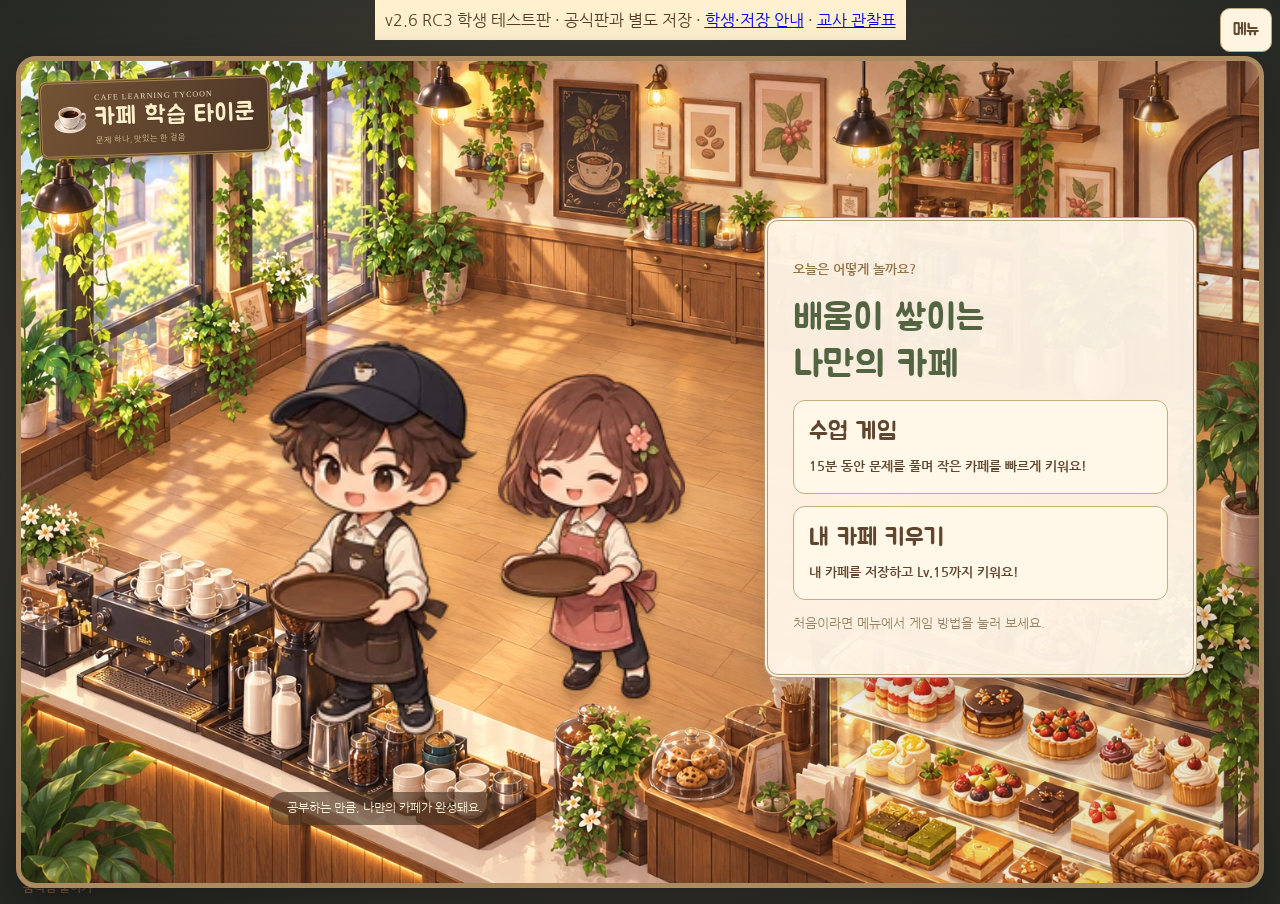
<file: index.html>
<!doctype html><html lang="ko"><head><meta name="cafe-deployment" content="v26-rc3"><meta charset="UTF-8"><meta name="viewport" content="width=device-width,initial-scale=1"><title>카페 학습 타이쿤</title><link rel="stylesheet" href="style.css"><link rel="stylesheet" href="typography.css"><link rel="stylesheet" href="feedback.css"><link rel="stylesheet" href="learning.css"><link rel="stylesheet" href="ux.css"><link rel="stylesheet" href="integrated.css"><link rel="stylesheet" href="events.css"></head><body><aside style="padding:10px;text-align:center;word-break:keep-all;background:#fff0cf">v2.6 RC3 학생 테스트판 · 공식판과 별도 저장 · <a href="STUDENT-GUIDE.html">학생·저장 안내</a> · <a href="TEACHER-CHECKLIST.html">교사 관찰표</a></aside><div id="app"></div><script type="module" src="main.js"></script></body></html>
</file>
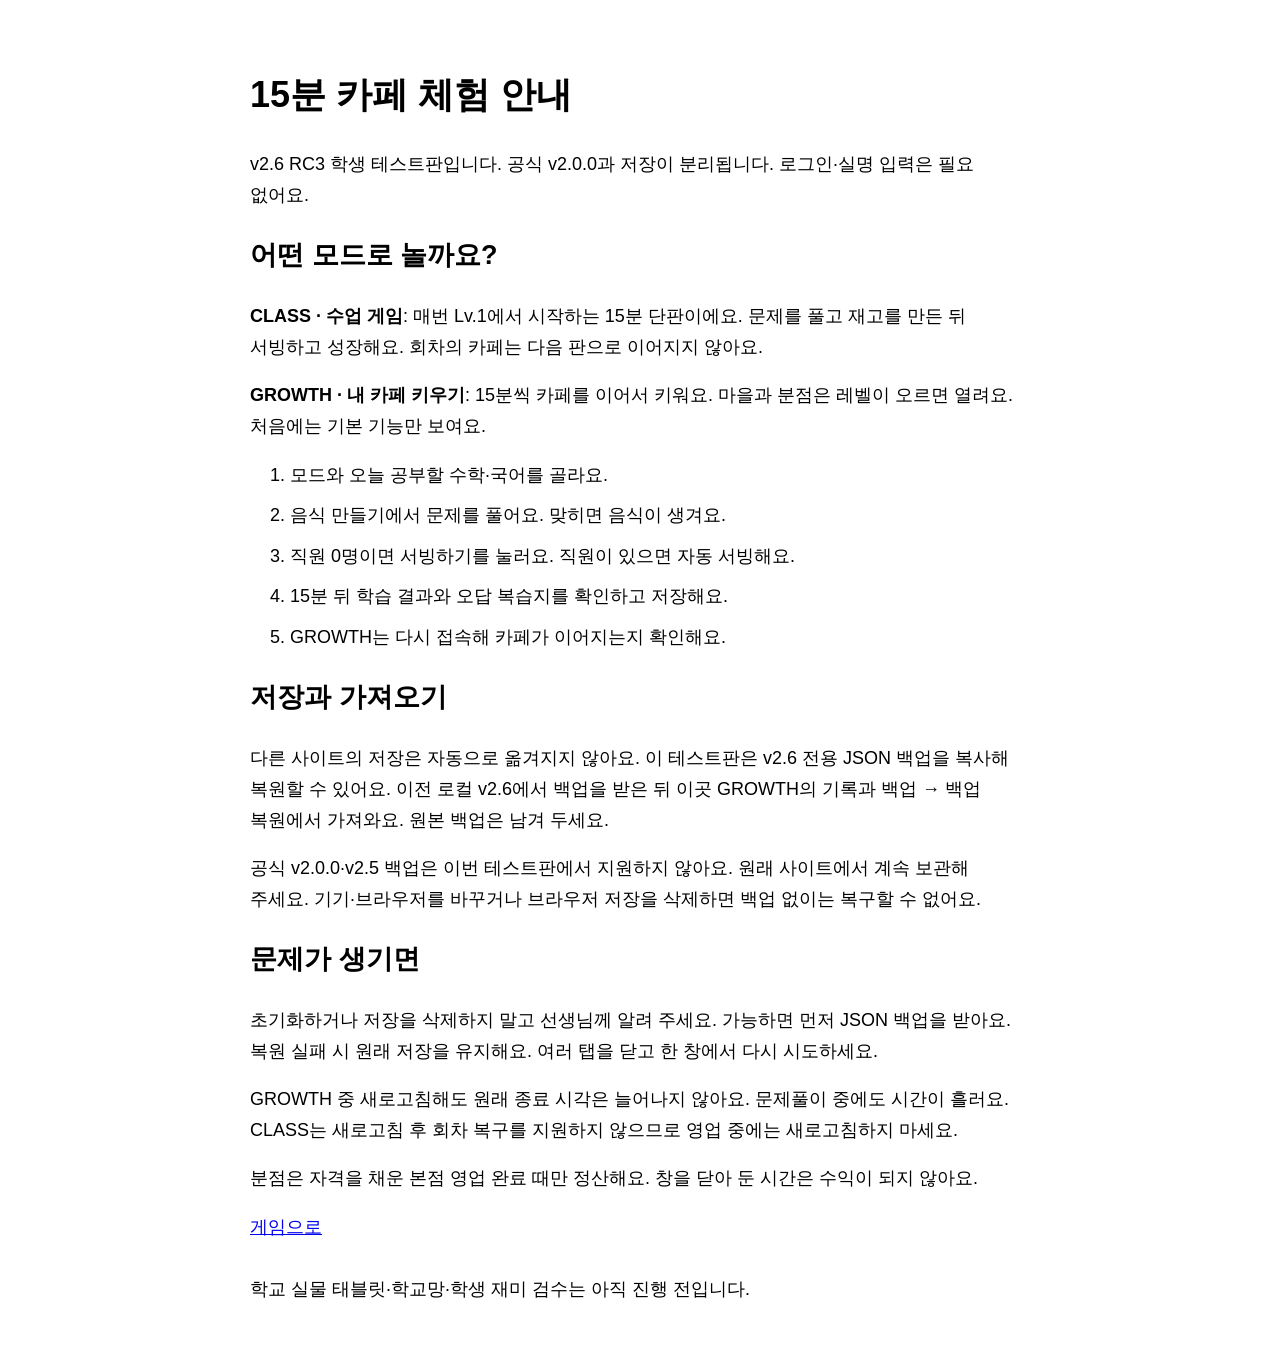
<file: STUDENT-GUIDE.html>
<!doctype html><html lang="ko"><meta charset="utf-8"><meta name="viewport" content="width=device-width,initial-scale=1"><style>body{font:18px/1.7 sans-serif;max-width:780px;margin:24px auto;padding:16px;word-break:keep-all;overflow-wrap:anywhere}a,button{display:inline-block;min-height:44px}li{margin:10px 0}</style><title>v2.6 RC3 학생 안내</title><h1>15분 카페 체험 안내</h1><p>v2.6 RC3 학생 테스트판입니다. 공식 v2.0.0과 저장이 분리됩니다. 로그인·실명 입력은 필요 없어요.</p><h2>어떤 모드로 놀까요?</h2><p><b>CLASS · 수업 게임</b>: 매번 Lv.1에서 시작하는 15분 단판이에요. 문제를 풀고 재고를 만든 뒤 서빙하고 성장해요. 회차의 카페는 다음 판으로 이어지지 않아요.</p><p><b>GROWTH · 내 카페 키우기</b>: 15분씩 카페를 이어서 키워요. 마을과 분점은 레벨이 오르면 열려요. 처음에는 기본 기능만 보여요.</p><ol><li>모드와 오늘 공부할 수학·국어를 골라요.</li><li>음식 만들기에서 문제를 풀어요. 맞히면 음식이 생겨요.</li><li>직원 0명이면 서빙하기를 눌러요. 직원이 있으면 자동 서빙해요.</li><li>15분 뒤 학습 결과와 오답 복습지를 확인하고 저장해요.</li><li>GROWTH는 다시 접속해 카페가 이어지는지 확인해요.</li></ol><h2>저장과 가져오기</h2><p>다른 사이트의 저장은 자동으로 옮겨지지 않아요. 이 테스트판은 v2.6 전용 JSON 백업을 복사해 복원할 수 있어요. 이전 로컬 v2.6에서 백업을 받은 뒤 이곳 GROWTH의 기록과 백업 → 백업 복원에서 가져와요. 원본 백업은 남겨 두세요.</p><p>공식 v2.0.0·v2.5 백업은 이번 테스트판에서 지원하지 않아요. 원래 사이트에서 계속 보관해 주세요. 기기·브라우저를 바꾸거나 브라우저 저장을 삭제하면 백업 없이는 복구할 수 없어요.</p><h2>문제가 생기면</h2><p>초기화하거나 저장을 삭제하지 말고 선생님께 알려 주세요. 가능하면 먼저 JSON 백업을 받아요. 복원 실패 시 원래 저장을 유지해요. 여러 탭을 닫고 한 창에서 다시 시도하세요.</p><p>GROWTH 중 새로고침해도 원래 종료 시각은 늘어나지 않아요. 문제풀이 중에도 시간이 흘러요. CLASS는 새로고침 후 회차 복구를 지원하지 않으므로 영업 중에는 새로고침하지 마세요.</p><p>분점은 자격을 채운 본점 영업 완료 때만 정산해요. 창을 닫아 둔 시간은 수익이 되지 않아요.</p><a href="index.html">게임으로</a><p>학교 실물 태블릿·학교망·학생 재미 검수는 아직 진행 전입니다.</p>
</file>
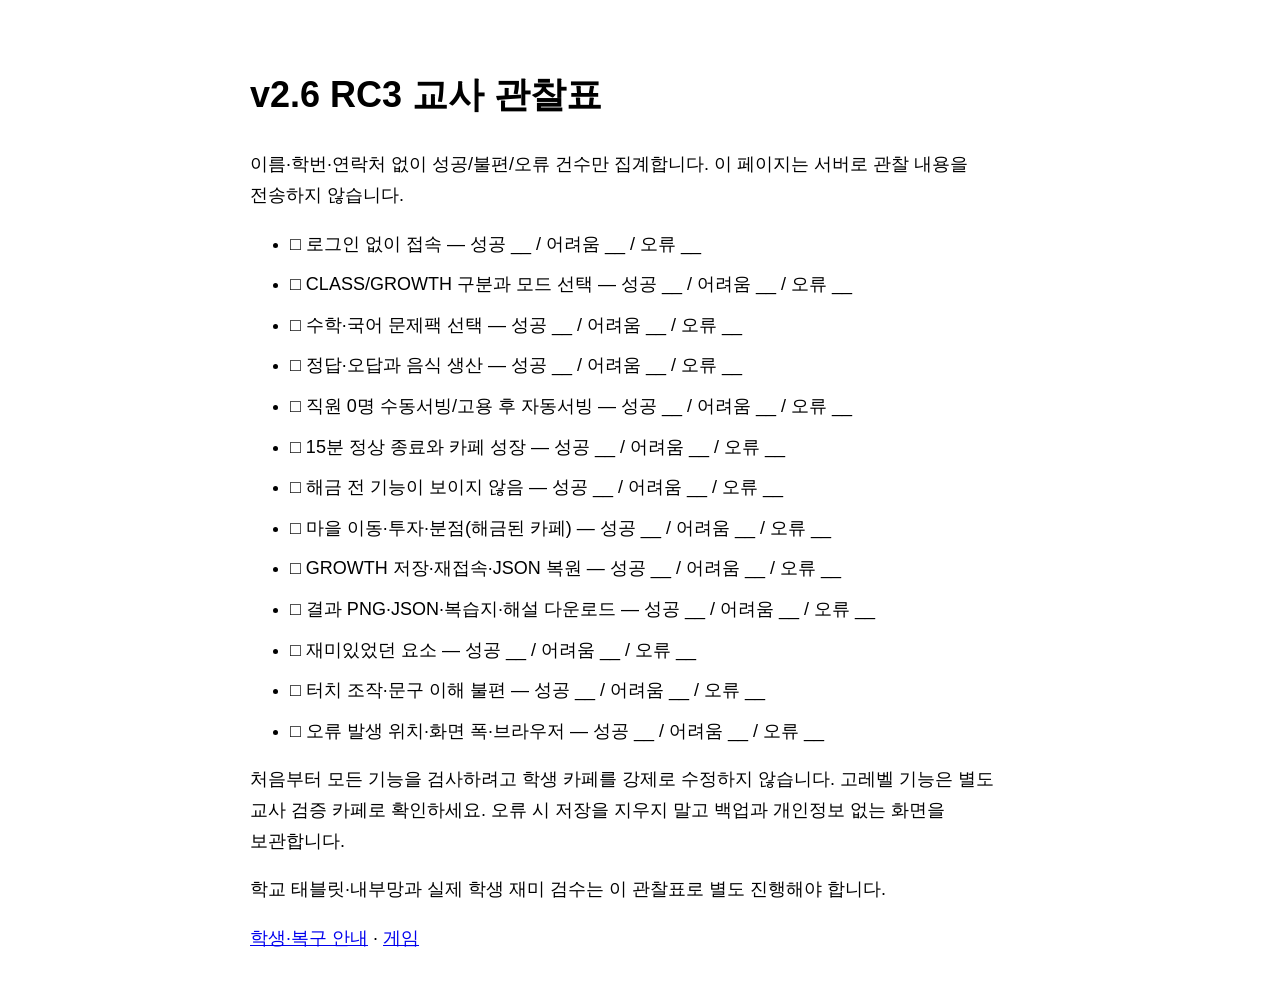
<file: TEACHER-CHECKLIST.html>
<!doctype html><html lang="ko"><meta charset="utf-8"><meta name="viewport" content="width=device-width,initial-scale=1"><style>body{font:18px/1.7 sans-serif;max-width:780px;margin:24px auto;padding:16px;word-break:keep-all;overflow-wrap:anywhere}a,button{display:inline-block;min-height:44px}li{margin:10px 0}</style><title>RC3 교사 관찰표</title><h1>v2.6 RC3 교사 관찰표</h1><p>이름·학번·연락처 없이 성공/불편/오류 건수만 집계합니다. 이 페이지는 서버로 관찰 내용을 전송하지 않습니다.</p><ul><li>□ 로그인 없이 접속 — 성공 __ / 어려움 __ / 오류 __</li><li>□ CLASS/GROWTH 구분과 모드 선택 — 성공 __ / 어려움 __ / 오류 __</li><li>□ 수학·국어 문제팩 선택 — 성공 __ / 어려움 __ / 오류 __</li><li>□ 정답·오답과 음식 생산 — 성공 __ / 어려움 __ / 오류 __</li><li>□ 직원 0명 수동서빙/고용 후 자동서빙 — 성공 __ / 어려움 __ / 오류 __</li><li>□ 15분 정상 종료와 카페 성장 — 성공 __ / 어려움 __ / 오류 __</li><li>□ 해금 전 기능이 보이지 않음 — 성공 __ / 어려움 __ / 오류 __</li><li>□ 마을 이동·투자·분점(해금된 카페) — 성공 __ / 어려움 __ / 오류 __</li><li>□ GROWTH 저장·재접속·JSON 복원 — 성공 __ / 어려움 __ / 오류 __</li><li>□ 결과 PNG·JSON·복습지·해설 다운로드 — 성공 __ / 어려움 __ / 오류 __</li><li>□ 재미있었던 요소 — 성공 __ / 어려움 __ / 오류 __</li><li>□ 터치 조작·문구 이해 불편 — 성공 __ / 어려움 __ / 오류 __</li><li>□ 오류 발생 위치·화면 폭·브라우저 — 성공 __ / 어려움 __ / 오류 __</li></ul><p>처음부터 모든 기능을 검사하려고 학생 카페를 강제로 수정하지 않습니다. 고레벨 기능은 별도 교사 검증 카페로 확인하세요. 오류 시 저장을 지우지 말고 백업과 개인정보 없는 화면을 보관합니다.</p><p>학교 태블릿·내부망과 실제 학생 재미 검수는 이 관찰표로 별도 진행해야 합니다.</p><a href="STUDENT-GUIDE.html">학생·복구 안내</a> · <a href="index.html">게임</a>
</file>
<file: style.css>
:root{font-family:'Malgun Gothic',system-ui,sans-serif;color:#573b27;background:#292722;font-synthesis:none;--cream:#fff5df;--sage:#54774d;--line:#b19462}*{box-sizing:border-box}body{margin:0;background:radial-gradient(ellipse at center,#5b5446,#262824);min-height:100dvh;display:grid;place-items:center}button,input,select{font:inherit}button{cursor:pointer;min-height:42px;border:0;border-radius:8px;padding:10px 16px;font-weight:700;transition:filter .15s,translate .15s}button:hover{filter:brightness(1.06);translate:0 -1px}button:disabled{opacity:.55;cursor:default}button:focus-visible,input:focus-visible,select:focus-visible,summary:focus-visible{outline:3px solid #76a270;outline-offset:3px}[hidden]{display:none!important}.shell{position:relative;width:min(1440px,calc(100vw - 32px),calc((100dvh - 32px)*1.5));margin:16px auto}.brand{position:absolute;left:23px;top:22px;z-index:110;display:flex;align-items:center;gap:9px;padding:12px 16px;border:3px double #a8864e;border-radius:9px;background:linear-gradient(110deg,#735334,#4e3728);color:#fff0cc;box-shadow:0 5px 10px #36271345;transform:rotate(-2deg)}.brand .logo{width:39px}.brand h1{font-size:19px;letter-spacing:-.8px;margin:2px 0;white-space:nowrap}.brand p{font-size:9px;margin:3px 0;color:#e0c998}.brand .eyebrow{font:8px Georgia,serif;letter-spacing:1px;color:#efe0be}.art-sprite{display:inline-block;background-repeat:no-repeat;width:100%;height:auto;vertical-align:middle}.eyebrow{font-size:9px;letter-spacing:1px;color:#947449;font-weight:800}.setup,#playing{aspect-ratio:3/2;overflow:hidden;position:relative;border:5px solid #ad8b60;border-radius:20px;box-shadow:0 20px 55px #0006;background:#cb9f6b url(assets/web/art/room.webp) center/100% 100%}.setup::after{content:'';position:absolute;inset:0;background:linear-gradient(90deg,transparent 45%,#3e2c2420);pointer-events:none}.setup-people{position:absolute;left:20%;bottom:18%;width:36%;display:flex;align-items:flex-end;gap:20px;filter:drop-shadow(0 8px 4px #56391b44);z-index:2}.welcome-owner{width:47%}.welcome-staff{width:42%;margin-bottom:8%}.welcome-card{position:absolute;right:5%;top:19%;width:35%;z-index:3;padding:25px;background:#fff6e8f2;border:4px double #b69b71;box-shadow:0 12px 25px #513a3638;border-radius:14px}.welcome-card h2{font-size:clamp(23px,2.4vw,35px);line-height:1.45;margin:12px 0;color:#526441;letter-spacing:-1px}.welcome-card p{font-size:12px;line-height:1.8}.welcome-note{position:absolute;bottom:7%;left:20%;color:#fff4d9;background:#4835279c;padding:9px 18px;border-radius:30px;font-size:12px;z-index:4}form{display:grid;gap:12px}label{display:grid;gap:6px;font-size:11px;font-weight:700}input,select{border:1px solid #c9b28d;border-radius:7px;min-height:38px;background:#fffcf3;color:#63482d;padding:8px;max-width:100%;width:100%}.custom-time{font-size:10px;color:#8b735c}.custom-time label{margin-top:8px}.primary{background:linear-gradient(#6e925d,#466b45);color:#fff4d4;border:1px solid #35543a;box-shadow:0 3px 0 #304c33}.secondary{background:linear-gradient(#f4e8ce,#e0c8a0);color:#6b4b2b;border:1px solid #c6aa7e}.game-layout,.cafe{position:absolute;inset:0}.cafe{overflow:hidden;background:url(assets/web/art/room.webp) center/100% 100%}.hud{position:absolute;top:20px;right:20px;left:320px;display:flex;justify-content:flex-end;gap:7px;z-index:100}.hud>div{background:linear-gradient(#fff9e8,#f3e4c6);border:2px solid #bd9e71;border-radius:9px;box-shadow:0 3px 6px #44322140;padding:8px 12px;min-width:83px}.hud span{display:block;color:#9b7950;font-size:9px}.hud strong{display:block;font-size:16px;margin-top:2px;color:#62472b}.hud .money-card{min-width:120px}.hud .level-card{min-width:145px}.hud .level-card strong{font-size:11px;line-height:23px}.room-name{position:absolute;left:20px;top:110px;padding:6px 12px;border-radius:20px;background:#fff2d6da;font-size:10px;font-weight:bold;z-index:90}.seats,.workers{position:absolute;inset:0;pointer-events:none}.seat{position:absolute;width:130px;height:150px;transform:translate(-50%,-50%)}.table{position:absolute;bottom:0;left:0;width:130px;z-index:2;filter:drop-shadow(0 4px 2px #6b4a2225)}.table .art-sprite{width:100%}.seat-number{position:absolute;bottom:20%;right:17%;width:16px;height:16px;background:#ffebc5;border:1px solid #a8895e;border-radius:50%;font-size:9px;color:#9b7751;text-align:center;line-height:14px;opacity:.8}.guest{position:absolute;left:7px;bottom:65px;width:60px;z-index:1;filter:drop-shadow(0 3px 1px #63431630)}.bubble{position:absolute;top:-45px;left:20px;transform:translate(-50%,-50%);min-width:61px;max-width:155px;border:2px solid #be9b6c;background:#fff8e8f5;border-radius:12px;padding:5px 8px;text-align:center;z-index:5;box-shadow:0 2px 5px #51371e33}.bubble::after{content:'';position:absolute;bottom:-6px;left:48%;width:8px;height:8px;background:#fff8e8;border-bottom:2px solid #be9b6c;border-right:2px solid #be9b6c;transform:rotate(45deg)}.bubble strong{display:block;font-size:8px;line-height:1.4;white-space:nowrap;color:#816241}.bubble.waiting{border-color:#c59b59}.order-foods{display:flex;justify-content:center;gap:3px;margin-top:3px}.order-foods>span{position:relative;display:flex;align-items:center;gap:1px}.order-foods .food-art{width:25px;height:27px}.order-foods small{font-size:8px;white-space:nowrap}.patience{font-size:7px;color:#b28950;display:block;margin-top:2px}.food-art{position:relative;display:inline-flex;align-items:center;justify-content:center;width:52px;height:50px;vertical-align:middle}.food-art>.art-sprite{width:100%;max-height:100%;height:100%;background-repeat:no-repeat}.food-grade{position:absolute;bottom:-4px;left:50%;transform:translateX(-50%);font-size:7px;letter-spacing:-1px;color:#b68a37;text-shadow:0 1px #fff0ba;white-space:nowrap}.star-5{filter:drop-shadow(0 0 2px #ecc45d)}.worker{position:absolute;width:60px;transform:translate(-50%,-100%);height:116px;filter:drop-shadow(0 4px 2px #5c3a2338)}.worker-art{height:100%;width:100%}.worker b{position:absolute;left:50%;bottom:-14px;transform:translateX(-50%);padding:2px 5px;background:#fff5dfcf;border-radius:7px;font-size:8px;white-space:nowrap;color:#785835}.worker small{position:absolute;left:50%;bottom:-26px;transform:translateX(-50%);font-size:7px;color:#644426;white-space:nowrap;background:#fff0d1a0;border-radius:4px}.worker[data-state=IDLE] b,.worker[data-state=IDLE] small{display:none}.worker em{position:absolute;top:-22px;left:50%;transform:translateX(-50%);font-size:10px;color:#ffffff;font-style:normal;white-space:nowrap;background:#597a4ad9;padding:5px 9px;border:1px solid #ddc37e;border-radius:18px}.worker em:empty{display:none}.worker-tray{position:absolute;left:3%;right:3%;top:62%;display:flex;justify-content:center;align-items:flex-end;z-index:2;gap:0}.worker-tray .food-art{width:22px;height:23px;filter:drop-shadow(0 2px 1px #53341760)}.worker-tray .food-grade{display:none}.walking .worker-art{animation:walk .35s ease-in-out infinite alternate}.guest.eating{animation:eat 1.3s ease-in-out infinite}.guest.leaving{animation:leave 2s ease-in forwards}.guest.entering,.guest.moving_to_seat{animation:arrive 2s ease-out}.pickup-marker{position:absolute;left:74%;top:76%;background:#5f422c;color:#fbe8c2;padding:4px 12px;font:9px Georgia;border:1px solid #ac8b60;transform:rotate(-4deg);z-index:86;box-shadow:0 2px 4px #432b2c40}.counter-foreground{position:absolute;inset:0;background:url(assets/web/art/room.webp) center/100% 100%;clip-path:polygon(0 59%,19% 64%,32% 75%,47% 85%,52% 86%,53% 79%,62% 74%,65% 64%,83% 64%,100% 65%,100% 100%,0 100%);z-index:85;pointer-events:none}.lesson-card{position:absolute;left:20px;bottom:27px;width:230px;padding:13px 15px;background:linear-gradient(#fff7e8,#f3e4c9);border:4px double #aa885c;border-radius:8px;z-index:100;box-shadow:0 5px 12px #3a281d45}.lesson-card h2{font-size:14px;margin:7px 0;color:#624d33}.lesson-card p:not(.eyebrow){font-size:10px;margin:8px 0;color:#907555}.lesson-card .primary{width:100%;font-size:12px;min-height:34px}.pantry{position:absolute;bottom:27px;left:264px;right:98px;height:116px;padding:8px 12px;background:linear-gradient(#fff8e4f0,#edddbcf5);border:4px double #a78554;border-radius:8px;box-shadow:0 5px 12px #33221650;z-index:100}.pantry-head{display:flex;align-items:center;gap:10px;height:18px}.pantry-head h2{font-size:11px;margin:0;white-space:nowrap}.pantry-head span{font-size:8px;color:#94724d}#stock-count{margin-left:auto}#stocks{display:flex;gap:5px;overflow-x:auto;overflow-y:hidden;height:75px;scrollbar-width:thin;scrollbar-color:#b69b72 transparent}.stock{position:relative;display:flex;flex-direction:column;justify-content:center;align-items:center;min-width:79px;width:79px;background:#fff8e585;border-right:1px solid #cfb99480;padding:2px 3px;flex-shrink:0;border-radius:5px}.stock .food-art{width:35px;height:33px}.stock>div{display:contents}.stock b{font-size:8px;max-width:76px;white-space:nowrap;overflow:hidden;text-overflow:ellipsis}.stock .menu-stars{font-size:6px;color:#a88146}.stock strong{font-size:8px;color:#805c3a;margin-top:2px}.stock-dots{display:none}.production{position:absolute;top:-35px;left:50%;transform:translateX(-50%);font-size:11px;white-space:nowrap;color:#fff7e1;background:#4d733de0;border-radius:20px;padding:0 15px;line-height:28px}.production:empty{display:none}.scene-actions{position:absolute;right:16px;bottom:27px;display:grid;gap:9px;z-index:100}.scene-actions button{width:58px;height:62px;padding:6px;color:#5c442c;border:2px solid #af8c5a;background:linear-gradient(#fff4dc,#e5cda2);box-shadow:0 3px 5px #4b342d55;font-size:10px}.nav-symbol{display:block;font-size:23px;line-height:27px;color:#8b6742}#live-stats{position:absolute;left:20px;bottom:6px;font-size:8px;color:#fff4db;text-shadow:0 1px 2px #372315;z-index:100}.problem-panel,.investment-panel{position:fixed;z-index:200;background:linear-gradient(#fff9eb,#f5e8d0);border:4px double #a48251;box-shadow:0 20px 70px #201d1855;border-radius:12px;color:#60472d;padding:20px}.problem-panel{left:24px;bottom:24px;width:330px;max-height:70dvh;overflow:auto}.problem-head{display:flex;align-items:center;justify-content:space-between;gap:10px;border-bottom:1px solid #d4bd99;padding-bottom:10px}.problem-head>span{font-size:11px;color:#9d7950}.problem-head button{background:transparent;color:#977957;padding:4px 8px;min-height:28px;font-size:15px}.problem-panel h2{font-size:20px;line-height:1.6;margin:15px 0}.problem-panel .eyebrow{font-size:10px}.choices{display:grid;grid-template-columns:1fr 1fr;gap:10px}.choices button{background:#ebd9b8;border:1px solid #c9ad7f;color:#684a2b}.hint{font-size:9px;line-height:1.6;color:#9b8264}.feedback{padding:13px;border-radius:8px;font-size:11px;margin:10px 0}.correct{background:#e1e9ce;color:#587546}.incorrect{background:#f4dec4;color:#9b653b}.problem-panel #next{width:100%}.investment-panel{right:22px;top:22px;bottom:22px;width:445px;max-width:calc(100vw - 44px);display:flex;flex-direction:column}.investment-panel h2{font-size:19px;margin:0;color:#587249}.investment-money{font-size:11px;color:#997953}.investment-tabs{display:flex;gap:5px;flex-wrap:wrap}.investment-tabs button{flex:1;font-size:10px;padding:10px 5px;background:#e8d8bb;color:#795b39}.investment-tabs button[aria-selected=true]{background:#638156;color:#fff5da}.investment-message{font-size:10px;color:#8a6c45;min-height:12px}.investment-content{overflow:auto;flex:1;min-height:0;padding:2px 4px}.investment-card{padding:15px;background:#fff9e9;border:1px solid #d4bc98;border-radius:8px;margin-bottom:10px}.investment-card h3{font-size:12px;margin:8px 0}.investment-card p{font-size:10px;line-height:1.8}.investment-card .primary,.investment-card .secondary{width:100%;font-size:10px}.investment-card .food-art{width:64px;height:62px}.menu-investments{display:grid;grid-template-columns:1fr 1fr;gap:10px}.staff-portrait{width:65px;max-height:130px}.afford{padding:8px;border-radius:5px;background:#e7edda;color:#5f7a46}.afford.insufficient{background:#f3e6d0;color:#a47a4d}.locked{opacity:.6}.lock{font-size:12px;color:#9a8261}.unlock-preview{display:flex;gap:8px;flex-wrap:wrap;margin:16px 0}.unlock-preview>span{display:flex;flex-direction:column;align-items:center;font-size:9px;gap:5px;padding:9px;background:#f5e8ce;border-radius:7px;width:95px}.unlock-preview .art-sprite{width:45px;height:45px}.menu-stars{color:#ac8440}.max-label{color:#ad7e31;font-weight:bold}.celebration{position:fixed;left:50%;top:45%;transform:translate(-50%,-50%);z-index:250;width:370px;max-width:90vw;padding:24px;background:#fff3d7;border:5px double #b78e45;border-radius:15px;text-align:center;box-shadow:0 20px 80px #3d291960;pointer-events:none}.celebration button{position:absolute;right:8px;top:8px;pointer-events:auto;background:transparent;min-height:24px;padding:4px}.celebration p{font-size:10px;color:#a58240;letter-spacing:1px}.celebration h2{font-size:22px;color:#5b7a4b}.celebration div{display:flex;justify-content:center;gap:12px}.celebration div>span{font-size:10px;display:flex;flex-direction:column;align-items:center;gap:7px}.celebration .art-sprite{width:54px;height:58px}.results{background:#fff7e7;border:5px double #b69a6d;border-radius:14px;padding:28px;margin-top:125px;min-height:450px;box-shadow:0 20px 50px #1d181855;text-align:center}.results h2{color:#56704b}.result-grid{display:grid;grid-template-columns:repeat(4,1fr);gap:10px;margin:22px 0}.result-grid>div{padding:12px;background:#eee1c8;border-radius:7px;font-size:10px}.result-grid strong{display:block;font-size:18px;margin-top:6px}.analysis{text-align:left;margin:20px 0;padding:12px;border:1px solid #d5bea0;border-radius:7px;font-size:11px}.analysis pre{max-height:240px;overflow:auto;background:#ece0c8;font-size:9px;padding:10px}.fixture-note{position:fixed;top:0;left:0;right:0;background:#30281ddb;color:#eeddb9;text-align:center;font-size:9px;z-index:300;padding:5px}.fixture-note+#app .shell{margin-top:30px}@keyframes walk{from{translate:0 -1px}to{translate:0 1px}}@keyframes eat{50%{rotate:2deg}}@keyframes arrive{from{opacity:0;translate:-20px 20px}to{opacity:1;translate:0 0}}@keyframes leave{to{opacity:0;translate:20px 30px}}@media(max-width:1000px){.shell{width:calc(100vw - 16px);margin:8px auto}.brand{left:12px;top:12px;padding:8px}.brand h1{font-size:14px}.brand .logo{width:28px}.brand p{font-size:7px}.hud{top:12px;right:12px;left:250px;gap:4px}.hud>div{padding:6px 9px;min-width:66px}.hud strong{font-size:13px}.hud .money-card{min-width:99px}.hud .level-card{min-width:126px}.hud .level-card strong{font-size:9px}.lesson-card{left:12px;bottom:23px;width:195px;padding:10px}.lesson-card h2{font-size:12px}.lesson-card p:not(.eyebrow){font-size:9px}.pantry{left:220px;right:85px;bottom:23px;height:103px;padding:6px}.pantry-head span{font-size:7px}#stocks{height:65px}.stock{min-width:66px;width:66px}.stock .food-art{width:29px;height:28px}.stock .menu-stars{font-size:5px}.scene-actions{right:10px;bottom:23px;gap:6px}.scene-actions button{width:51px;height:51px;font-size:9px}.nav-symbol{font-size:19px;line-height:22px}.seat{width:110px;height:126px}.table{width:110px}.guest{width:52px;bottom:55px}.bubble{top:-40px;left:14px;padding:4px 6px}.worker{width:52px;height:98px}.worker-tray .food-art{width:19px;height:20px}.room-name{left:12px;top:94px;font-size:8px}.welcome-card{padding:18px}.setup-people{gap:12px}.welcome-note{font-size:10px}}@media(max-width:700px){.shell{width:calc(100vw - 12px)}.setup,#playing{aspect-ratio:auto;min-height:780px;background-size:auto 100%}.cafe,.counter-foreground{background-size:auto 100%;background-position:45% center}.brand{left:12px;right:auto;top:12px}.brand h1{font-size:16px}.brand .logo{width:31px}.hud{left:12px;right:12px;top:100px;display:grid;grid-template-columns:1fr 1fr 1fr;gap:5px}.hud>div{min-width:0;padding:8px}.hud .money-card{min-width:0}.hud .level-card{grid-column:1/-1;display:flex;justify-content:space-between;align-items:center;padding:4px 9px}.room-name{display:none}.lesson-card{left:12px;right:80px;bottom:145px;width:auto;padding:10px 13px}.lesson-card .eyebrow,.lesson-card p:not(.eyebrow){display:none}.lesson-card h2{font-size:12px;margin:0 0 8px}.pantry{left:12px;right:12px;bottom:28px;height:103px}.scene-actions{right:12px;bottom:145px;gap:6px}.scene-actions button{width:51px;height:46px}.nav-symbol{font-size:16px;line-height:18px}.scene-actions button:nth-child(n+3){display:none}.seat{width:80px;height:98px}.table{width:80px}.guest{width:40px;left:4px;bottom:42px}.bubble{top:-32px;left:7px;min-width:49px;padding:3px 5px;max-width:120px}.bubble strong{font-size:7px}.order-foods .food-art{width:18px;height:20px}.order-foods small{font-size:6px}.worker{width:40px;height:76px}.worker b{font-size:6px}.worker small{display:none}.worker-tray .food-art{width:15px;height:17px}.pickup-marker{font-size:7px;top:70%}.welcome-card{top:auto;bottom:8%;right:6%;width:88%;padding:20px;max-height:50%;overflow:auto}.welcome-card h2{font-size:25px}.setup-people{left:24%;bottom:50%;width:55%}.welcome-note{display:none}.problem-panel{left:10px;right:10px;bottom:10px;width:auto;max-height:64dvh}.investment-panel{inset:10px;width:auto;max-width:none}.result-grid{grid-template-columns:repeat(2,1fr)}.results{padding:18px}.brand+.results{margin-top:110px}}@media(prefers-reduced-motion:reduce){*{animation:none!important;transition:none!important}}

/* Raster actors remain visible above chair backs; food keeps its drawn proportions. */
.art-sprite{overflow:hidden}.guest{bottom:100px}.bubble{top:-80px}@media(max-width:1000px){.guest{bottom:85px}.bubble{top:-70px}}@media(max-width:700px){.guest{bottom:65px}.bubble{top:-55px}}

@media(max-width:700px){#playing:has(.cafe-lv-5),#playing:has(.cafe-lv-6){min-height:1100px}.counter-foreground{display:none}.hud .level-card strong{font-size:10px}}

/* Keep the brand plaque clear of rear-row order bubbles. */
.brand{padding:8px 12px}.brand h1{font-size:17px;line-height:1.3}.brand p{font-size:8px;line-height:1.3;margin:2px 0}.brand .logo{width:32px}.room-name{display:none}@media(max-width:1000px){.brand h1{font-size:14px}.brand .logo{width:28px}}

.nav-symbol svg{display:block;margin:0 auto 3px;width:24px;height:24px}@media(max-width:700px){.nav-symbol svg{width:19px;height:19px;margin-bottom:1px}}

#app{width:100%}@media(max-width:700px){.shell{width:calc(100% - 12px)}.bubble{top:-75px}.lesson-card{position:fixed;bottom:12px;left:12px;right:115px;width:auto;padding:7px;z-index:190}.lesson-card h2{display:none}.lesson-card .primary{min-height:40px;margin:0}.scene-actions{position:fixed;bottom:12px;right:12px;display:flex;z-index:190}.scene-actions button{width:43px;height:55px}}

.cafe,.counter-foreground{background-image:var(--room,url(assets/web/art/room.webp))}

.food-art>.ratio-food{width:var(--food-w);height:var(--food-h)}

/* Visual Polish 1: the cafe is primary; full business details live in the drawer. */
#app.in-session .brand{padding:5px 9px;border-width:1px;box-shadow:0 2px 5px #39281630;transform:none;left:16px;top:16px;gap:6px}
#app.in-session .brand h1{font-size:11px;letter-spacing:-.3px;margin:0}#app.in-session .brand p{display:none}#app.in-session .brand .logo{width:22px}
.hud{left:auto;right:16px;top:16px;gap:0;border:1px solid #b79d71;border-radius:8px;background:#fff5dfe8;box-shadow:0 2px 6px #44291925;overflow:hidden}
.hud>div,.hud .money-card,.hud .level-card{border:0;box-shadow:none;background:transparent;min-width:0;padding:5px 11px;border-radius:0;border-right:1px solid #c5ae8580}.hud>div:last-child{border:0}.hud span{font-size:8px}.hud strong,.hud .level-card strong{font-size:13px;line-height:17px;margin-top:1px;white-space:nowrap}.hud .level-card{min-width:58px}
.lesson-card{left:16px;bottom:17px;width:auto;padding:0;border:0;box-shadow:none;background:transparent;border-radius:0;z-index:120}.lesson-card .primary{min-height:42px;display:flex;align-items:center;gap:7px;width:auto;padding:9px 17px;font-size:12px;box-shadow:0 3px 0 #355139}.lesson-card svg{width:18px;height:18px}.lesson-card .needs-production{outline:2px solid #d5b365;outline-offset:2px}
.pantry{left:50%;right:auto;bottom:17px;transform:translateX(-50%);height:42px;width:fit-content;max-width:300px;padding:4px 10px;display:flex;align-items:center;gap:9px;border:1px solid #bda378;background:#fff6e0dc;box-shadow:0 2px 5px #39251c25;z-index:110}
.pantry-head{height:auto;gap:5px}.pantry-head h2{font-size:8px;white-space:nowrap;font-weight:500}.pantry-head #warehouse-caption{display:none}.pantry-head #stock-count{font-size:8px;margin:0}#stocks{overflow:visible;display:flex;height:30px;gap:6px}.stock{min-width:0;width:auto;padding:0;background:none;border:0;display:flex;flex-direction:row;gap:2px}.stock .food-art{width:24px;height:26px}.stock .food-grade{display:none}.stock strong{font-size:9px;margin:0}
.production{top:auto;bottom:49px;font-size:9px;line-height:21px;padding:0 10px}.scene-actions{right:13px;bottom:78px;gap:6px}.scene-actions button{width:42px;height:45px;font-size:8px;border-width:1px;padding:4px;box-shadow:0 2px 4px #39251c30}.nav-symbol svg{width:19px;height:19px;margin-bottom:2px}#live-stats{display:none}
.guest{width:70px;bottom:111px;background:none;border:0;padding:0;min-height:0;border-radius:0;pointer-events:auto;cursor:pointer;line-height:0}.guest:hover{filter:drop-shadow(0 0 3px #f7df9d);translate:0 0}.guest[aria-pressed=true]{filter:drop-shadow(0 0 4px #edd18d)}
.worker{width:67px;height:128px}.worker b,.worker small{display:none}.worker-tray .food-art{width:25px;height:25px}
.bubble{min-width:0;width:max-content;max-width:106px;padding:4px 4px 3px;border:1px solid #b8a078;border-radius:12px;background:#fff8eae8;box-shadow:0 1px 3px #4e32261e;left:23px;top:-108px;transform:translate(-50%,-50%);pointer-events:none}.bubble::after{width:5px;height:5px;bottom:-4px;border-width:1px;background:#fff8ea}.order-foods{gap:2px;margin:0;align-items:center;min-height:18px}.order-foods>span{position:relative;width:21px;height:18px;display:block}.order-foods .food-art{width:18px;height:18px}.order-foods .food-grade{display:none}.order-foods small{position:absolute;right:-2px;bottom:-1px;line-height:8px;font-size:6px;letter-spacing:-.5px;background:#fff9e6ce;border-radius:3px;padding:0 1px}.patience-meter{display:block;height:2px;margin-top:3px;background:#ddd1b8;border-radius:3px;overflow:hidden}.patience-meter i{height:100%;display:block;background:#83a271;border-radius:3px}.concern .patience-meter i{background:#c89b4e}.urgent .patience-meter i{background:#bc7055}.urgent{border-color:#c48b6e}
.seat:nth-child(3n+2) .bubble{left:38px}.seat:nth-child(3n) .bubble{left:17px}.table-meal{position:absolute;top:38%;left:44%}.table-meal .food-art{width:22px;height:21px}.table-meal .food-grade{display:none}
.guest-detail{position:absolute;left:16px;bottom:72px;width:240px;padding:11px 13px;background:#fff6e8f2;border:1px solid #bca077;border-radius:10px;box-shadow:0 5px 14px #49311d35;z-index:140}.guest-detail>div:first-child{display:flex;align-items:center;justify-content:space-between;gap:10px}.guest-detail strong{font-size:11px}.guest-detail button{min-height:24px;background:none;padding:0 5px;font-size:17px;color:#987e5b}.guest-detail p{font-size:9px;margin:5px 0;color:#9b7751}.detail-order{display:flex;flex-wrap:wrap;gap:8px}.detail-order>span{display:flex;align-items:center;gap:4px}.detail-order .food-art{width:23px;height:24px}.detail-order small{font-size:8px}.detail-order .food-grade{display:none}
@media(max-width:1000px){.hud{left:auto;right:12px;top:12px}.hud>div,.hud .money-card,.hud .level-card{padding:5px 8px;min-width:0}.hud strong,.hud .level-card strong{font-size:12px}.lesson-card{left:12px;bottom:15px;width:auto}.pantry{left:52%;right:auto;bottom:15px;height:40px}.guest{width:61px;bottom:96px}.worker{width:59px;height:110px}.bubble{top:-94px;left:18px;padding:3px 4px}.scene-actions{right:10px;bottom:70px}.scene-actions button{width:39px;height:42px}.worker-tray .food-art{width:22px;height:23px}}
@media(max-width:700px){#app.in-session .brand{left:12px;top:12px}.hud{left:12px;right:12px;top:61px;display:flex;justify-content:space-between}.hud>div,.hud .money-card,.hud .level-card{display:block;padding:5px 9px;min-width:0;grid-column:auto}.hud .level-card strong{font-size:12px}.guest{width:46px;bottom:74px}.worker{width:46px;height:87px}.bubble{top:-88px;left:10px;max-width:103px}.seat:nth-child(2n) .bubble{left:14px}.order-foods .food-art{width:17px;height:17px}.lesson-card{position:fixed;left:12px;right:auto;bottom:12px;z-index:190;width:auto}.lesson-card .primary{min-height:43px;padding:9px 14px}.pantry{left:50%;bottom:78px;height:38px;right:auto;max-width:90%}.scene-actions{position:fixed;right:10px;bottom:12px;display:flex;gap:4px;z-index:190}.scene-actions button,.scene-actions button:nth-child(n+3){display:block;width:36px;height:43px;padding:3px;font-size:7px}.nav-symbol svg{width:17px;height:17px}.guest-detail{position:fixed;left:12px;bottom:70px;max-width:calc(100vw - 24px);z-index:195}.worker-tray .food-art{width:17px;height:18px}}

@media(max-width:700px){.pantry{position:fixed;z-index:185}}

/* Visual Polish 2: image coordinates, independent chairs and shared floor depth. */
.decor,.seats,.workers{position:absolute;inset:0;pointer-events:none;z-index:auto}.decor{display:block}.space-table,.table-front{position:absolute;width:calc(14% * var(--table-scale));transform:translate(-50%,-100%);filter:drop-shadow(0 4px 3px #63482322);line-height:0}.table-front{clip-path:polygon(0 38%,50% 27%,100% 48%,100% 100%,0 100%);filter:none;pointer-events:none}.counter-foreground{z-index:800}.pickup-marker{display:none}
.spatial-guest{position:absolute;width:calc(5.9% * var(--actor-scale));aspect-ratio:1/1.9;transform:translate(-50%,-100%);pointer-events:none}.spatial-guest .guest{position:absolute;inset:0;bottom:auto;left:auto;width:100%;min-height:0;transform:none;filter:drop-shadow(0 2px 2px #573d3030);animation:none;line-height:0}.spatial-guest .guest-art{width:100%;transform-origin:center;transform:scaleX(var(--facing,1))}.spatial-guest[data-facing=left]{--facing:-1}.spatial-guest.seated .guest-art{vertical-align:top}.spatial-guest.walking .guest-art,.worker.walking .worker-art{animation:spatial-step .34s ease-in-out infinite alternate}.spatial-guest .bubble{top:-12px;left:50%;transform:translate(-50%,-100%);max-width:106px}.spatial-guest[data-rear=true] .bubble{left:60%}.spatial-guest[data-rear=false] .bubble{left:34%;top:-7px}.guest-bubble{position:absolute;inset:0;pointer-events:none}.seated-meal{position:absolute;left:48%;top:58%;z-index:4;pointer-events:none}.seated-meal .food-art{width:24px;height:23px}.seated-meal .food-grade{display:none}
.worker{width:5.9%;height:auto;aspect-ratio:1/1.9;animation:none}.worker-art{width:100%;transform:scaleX(var(--facing,1))}.worker[data-facing=left]{--facing:-1}.worker-tray{top:59%;left:4%;right:4%;height:15%;align-items:center;justify-content:center;flex-wrap:nowrap}.worker-tray .food-art{width:30%;height:100%;max-width:25px}.worker b,.worker small{display:none}.worker em{position:absolute;top:-10px;font-size:8px;white-space:nowrap}.worker[data-state=SERVING] .worker-tray{translate:4px -2px}.worker[data-state=PICKING_UP]{filter:drop-shadow(0 0 3px #f3d494)}
@keyframes spatial-step{from{translate:0 0;rotate:-1deg}to{translate:0 -2px;rotate:1deg}}
@media(max-width:700px){#playing,#playing:has(.cafe-lv-5),#playing:has(.cafe-lv-6){min-height:0;aspect-ratio:3/2;overflow:visible;margin-top:104px;margin-bottom:95px}.cafe,.counter-foreground{background-size:100% 100%;background-position:center}.counter-foreground{display:block}#app.in-session .brand{top:-91px}.hud{top:-51px;left:5px;right:5px}.shell{overflow:visible}.worker{width:6.5%;height:auto}.spatial-guest{width:calc(6.5% * var(--actor-scale))}.spatial-guest .bubble{padding:2px 3px;border-radius:8px;max-width:86px;top:-4px}.order-foods>span{width:16px;height:15px}.order-foods .food-art{width:14px;height:14px}.order-foods small{font-size:5px}.patience-meter{margin-top:2px}.seated-meal .food-art{width:14px;height:13px}}
.qa-refill{position:fixed;right:12px;top:28px;z-index:310;font-size:10px;min-height:25px;padding:5px 9px;background:#fff5df}
.cafe{isolation:isolate;z-index:0}.hud,.brand{z-index:110}.scene-actions{z-index:120}
.qa-auto{position:fixed;top:60px;right:12px;background:#fff5df;font-size:9px;padding:6px;border-radius:5px;z-index:310}.qa-audit{position:relative;background:#fff5df;padding:10px;max-width:800px;margin:0 auto;font-size:10px}.qa-audit pre{max-height:250px;overflow:auto}

.qa-auto input{width:13px;height:13px;display:inline;vertical-align:middle;margin:0 4px 0 0}.qa-auto{max-width:170px}.qa-auto:has(input:checked){background:#eef3df}

.spatial-guest[data-bubble-side=right] .bubble{left:90%}.spatial-guest[data-bubble-side=left] .bubble{left:10%}
@media(max-width:700px){.spatial-guest .bubble{max-width:51px;padding:2px;border-radius:6px}.spatial-guest .order-foods{min-height:9px;gap:1px}.spatial-guest .order-foods>span{width:10px;height:10px}.spatial-guest .order-foods .food-art{width:9px;height:9px}.spatial-guest .order-foods small{font-size:4px;line-height:5px;right:0;bottom:0;padding:0}.spatial-guest .patience-meter{height:1px;margin-top:1px}}

.table-meal-token{position:absolute;width:2.6%;height:3.6%;transform:translate(-50%,-50%);pointer-events:none;line-height:0}.table-meal-token .food-art{width:100%;height:100%}.table-meal-token .food-grade{display:none}.seated-meal{display:none}.qa-hide{position:relative;margin:5px auto;z-index:310;font-size:10px;min-height:25px;padding:5px 9px}.qa-tools-hidden .qa-auto,.qa-tools-hidden .qa-refill{display:none}

/* Visual Polish 2.1: full anatomical SIT PNG; no standing-body crop. */
.spatial-guest,.spatial-guest.seated{transform:translate(calc(-1 * var(--anchor-x,50%)),calc(-1 * var(--anchor-y,100%)))}.spatial-guest .guest,.spatial-guest.seated .guest{height:100%;overflow:visible;clip-path:none}.spatial-guest .guest-art{height:100%;width:100%;clip-path:none;vertical-align:top}.spatial-guest .sit-art{transform:none!important;animation:none}.spatial-guest .walk-art{transform:scaleX(var(--facing,1))}.spatial-guest[data-pose=sit] .bubble{top:-12px;left:50%}.table-front{clip-path:polygon(0 38%,50% 27%,100% 48%,100% 55%,48% 69%,0 48%)}.worker[data-state=IDLE]{filter:drop-shadow(0 2px 2px #50372325)}

.spatial-guest{width:calc(5.9% * var(--actor-scale) * var(--pose-size,1))}.qa-pose-refill{position:relative;margin:8px auto;font-size:10px;min-height:27px;padding:6px 10px}.pose-zoom{display:block;overflow:hidden}.pose-zoom #app{width:2200px;transform:translate(-270px,-370px)}.pose-zoom .shell{width:2200px;max-width:none;margin:0}.pose-zoom #playing{width:2200px;height:1466.6667px;aspect-ratio:3/2}.pose-zoom .brand,.pose-zoom .hud,.pose-zoom .lesson-card,.pose-zoom .pantry,.pose-zoom .scene-actions,.pose-zoom .qa-pose-refill{display:none}.pose-zoom .fixture-note{position:fixed;top:0;z-index:9999}
@media(max-width:700px){.spatial-guest{width:calc(6.5% * var(--actor-scale) * var(--pose-size,1))}}
.pose-zoom #app{position:fixed;left:0;top:0;width:2800px;transform:translate(-300px,-500px)}.pose-zoom .shell{width:2800px}.pose-zoom #playing{width:2800px;height:1866.6667px}

.special-badge{position:absolute;left:-7px;top:2px;width:18px;height:18px;display:grid;place-items:center;border-radius:50%;background:#fff4d4;border:1px solid #a77b45;color:#765027;font-size:11px;z-index:3;box-shadow:0 1px 3px #55351b44;pointer-events:none}.vip-arrival .special-badge{animation:vip-spark 1s ease-in-out 3}.vip-arrival:after{content:'★ VIP 방문!';position:absolute;bottom:105%;left:50%;transform:translateX(-50%);background:#fff2c9;color:#70491c;white-space:nowrap;font-size:12px;padding:4px 8px;border-radius:12px;animation:vip-spark 1s ease-in-out 3}.item-card select{display:block;width:100%;margin:8px 0}.item-status{font-size:12px;color:#795638}.investment-tabs{flex-wrap:wrap}@keyframes vip-spark{50%{filter:drop-shadow(0 0 5px #ffd465);opacity:.7}}@media(prefers-reduced-motion:reduce){.vip-arrival .special-badge,.vip-arrival:after{animation:none}}

.item-effects{position:absolute;right:24px;top:72px;font-size:11px;color:#735126;padding:3px 7px;border-radius:8px;background:#fff3d8dd;pointer-events:none;z-index:120}.item-effects:empty{display:none}@media(max-width:700px){.item-effects{top:5px;right:5px;font-size:8px}}

.mode-cards{display:grid;gap:12px}.mode-card{padding:15px;text-align:left;background:#fff7e8;border:1px solid #c7ad83;border-radius:12px;color:#60462e}.mode-card strong{display:block;font-size:20px;margin-bottom:7px}.mode-card span{display:block;font-size:12px;line-height:1.6}.text-button{min-height:30px;padding:7px;background:transparent;color:#785439;font-size:12px}.save-preview{margin:12px 0;padding:10px;border-radius:9px;background:#e9ebd5;font-size:12px}.mode-status{position:absolute;top:65px;left:20px;display:flex;gap:8px;align-items:center;z-index:125;background:#fff6e5dd;border-radius:8px;padding:3px 7px;font-size:10px}.mode-status button{padding:3px 5px;min-height:20px;font-size:9px;background:#eadabe;color:#644b34}.save-ok{color:#55704b}.save-error{color:#995434;font-size:12px}.mode-confirm{position:fixed;inset:0;background:#30271b66;display:grid;place-items:center;z-index:500}.mode-confirm>div{width:min(440px,90vw);background:#fff7e8;border:2px solid #b3946d;border-radius:16px;padding:25px;color:#60462e}.mode-confirm p{line-height:1.6}.mode-confirm button{margin:5px}.welcome-card:has(.mode-cards){max-height:80%;overflow:auto}.welcome-card:has(#class-settings),.welcome-card:has(#continue-growth),.welcome-card:has(#new-growth){max-height:82%;overflow:auto}.welcome-card select{width:100%;margin:7px 0 12px}@media(max-width:700px){.mode-status{top:5px;left:5px;font-size:8px}.welcome-card:has(.mode-cards){bottom:5%;max-height:65%}.mode-card strong{font-size:17px}}

/* v2.6 progressive setup: readable cards, explicit touch targets. */
.progressive-grid{display:grid;grid-template-columns:repeat(auto-fit,minmax(min(100%,210px),1fr));gap:12px;min-width:0}.progressive-grid article{border:1px solid #dbc5a7;border-radius:16px;padding:14px;display:flex;flex-direction:column;gap:8px;min-width:0}.progressive-grid article button{margin-top:auto}.progressive-hub>div{max-width:960px!important;width:100%;box-sizing:border-box}.progressive-hub img{max-width:100%;object-fit:contain}.progressive-hub select{max-width:100%}.progressive-hub button,#progressive-actions button,.welcome-card button{min-height:44px;white-space:normal;word-break:keep-all;overflow-wrap:anywhere}.progressive-hub p,.progressive-hub h3,.welcome-card p{word-break:keep-all;overflow-wrap:anywhere}.progressive-grid [hidden]{display:none!important}

#long-tools button[hidden],.classroom-entry[hidden]{display:none!important}
</file>
<file: typography.css>
@font-face{font-family:'Cafe Display';src:url('assets/fonts/Jua-Regular.woff2') format('woff2');font-style:normal;font-weight:400;font-display:swap}
@font-face{font-family:'Cafe Information';src:url('assets/fonts/NanumGothic-Regular.woff2') format('woff2');font-style:normal;font-weight:400;font-display:swap}
@font-face{font-family:'Cafe Information';src:url('assets/fonts/NanumGothic-Bold.woff2') format('woff2');font-style:normal;font-weight:700;font-display:swap}
:root{--font-information:'Cafe Information','Malgun Gothic','Apple SD Gothic Neo',system-ui,sans-serif;--font-display:'Cafe Display',var(--font-information);font-family:var(--font-information);font-weight:400;font-synthesis:none}
button,input,select{font-family:var(--font-information)}
.brand h1,.welcome-card h2,.mode-card strong,#cafe-name,.results>h2,.results>h3,.investment-card h2,.investment-card h3,#investment-panel .problem-head h2,#celebration h2,#celebration h3,.unlock-preview>span,.primary,.vip-arrival:after{font-family:var(--font-display);font-weight:400;letter-spacing:.02em;line-height:1.35}
.brand h1{font-size:24px;letter-spacing:.035em;line-height:1.2;text-shadow:0 1px 1px #33271966}
#app.in-session .brand h1{font-size:21px}
.welcome-card h2{font-size:clamp(30px,2.8vw,38px);line-height:1.3;letter-spacing:.015em}
.mode-card strong{font-size:24px;margin-bottom:7px}.mode-card span,.welcome-card p{font-family:var(--font-information);font-size:13px;line-height:1.75;letter-spacing:0}
.primary{font-size:20px}#make{font-size:19px;white-space:nowrap;line-height:1.35}
.results>h2{font-size:34px}.results>h3{font-size:24px}.investment-card h2{font-size:24px}.investment-card h3{font-size:18px;line-height:1.45;margin-bottom:8px}
#investment-panel .problem-head h2{font-size:24px}.unlock-preview>span{font-size:17px}#celebration h2{font-size:36px}.vip-arrival:after{font-size:16px}
.hud strong,.money-card,.investment-money,.stock strong,.result-grid strong,.menu-investments .investment-card p,.save-preview{font-family:var(--font-information);font-variant-numeric:tabular-nums;letter-spacing:0}
.hud strong{font-size:15px;font-weight:700;line-height:1.35}.hud span{font-size:10px;line-height:1.35}.result-grid strong{font-weight:700;line-height:1.5}
.investment-card p{font-size:12px;line-height:1.7}.investment-money{font-size:13px;line-height:1.6}
.problem-panel,.problem-panel h2,.problem-panel button,.problem-panel label,.problem-panel input,.problem-panel .feedback strong{font-family:var(--font-information);letter-spacing:0}
.problem-panel h2{font-size:23px;font-weight:700;line-height:1.6;word-break:keep-all;overflow-wrap:break-word;margin:14px 0 18px}
.problem-panel button{font-weight:700;font-size:16px;line-height:1.5}.problem-panel .choices button{font-size:18px;min-height:52px}
.problem-panel .feedback p{font-size:15px;line-height:1.75}.problem-panel .feedback strong{font-size:17px;font-weight:700;line-height:1.6}.problem-panel .eyebrow,.problem-panel .hint{font-size:12px;line-height:1.65;letter-spacing:0}.problem-panel input{font-size:18px;line-height:1.5}
@media(max-width:1000px){.brand h1{font-size:21px}#app.in-session .brand h1{font-size:18px}.hud strong,.hud .level-card strong{font-size:13px}.hud span{font-size:9px}.welcome-card h2{font-size:30px}.mode-card strong{font-size:23px}}
@media(max-width:700px){.brand h1,#app.in-session .brand h1{font-size:19px}.welcome-card h2{font-size:29px}.mode-card strong{font-size:22px}.mode-card span{font-size:12px}.primary{font-size:19px}#make{font-size:17px}.hud strong,.hud .level-card strong{font-size:12px}.hud span{font-size:9px}.problem-panel h2{font-size:21px;line-height:1.6}.problem-panel .choices button{font-size:17px}.investment-card h3{font-size:17px}.results>h2{font-size:30px}}

.primary[data-buy]{font-family:var(--font-information);font-weight:700;font-size:14px;letter-spacing:0;line-height:1.5}
</file>
<file: feedback.css>
button:not(:disabled):active{transform:translateY(2px) scale(.98);filter:brightness(.96)}button:disabled:hover{translate:none;filter:none}.sound-settings{position:fixed;right:10px;top:10px;z-index:180;font-family:var(--font-information);font-size:12px;min-height:32px;padding:7px 11px;background:#fff3d8;color:#694d33;border:1px solid #bea47a}.sound-panel{position:fixed;right:12px;top:52px;width:280px;max-width:calc(100vw - 24px);z-index:450;background:#fff6e6;border:2px solid #ba9d75;border-radius:12px;padding:18px;color:#674b34;box-shadow:0 5px 20px #3f2d2755}.sound-panel h2{font-family:var(--font-display);font-size:24px;font-weight:400;margin:0 0 12px}.sound-panel label{display:flex;align-items:center;gap:8px;margin:12px 0;flex-wrap:wrap;font-size:14px}.sound-panel input[type=checkbox]{width:20px;min-height:20px}.sound-panel input[type=range]{width:100%;min-height:32px;padding:0;accent-color:#6f8d59}.sound-panel #sound-close{position:absolute;right:8px;top:8px;min-height:26px;padding:2px 8px}.feel-float{position:fixed;z-index:440;pointer-events:none;transform:translate(-50%,-100%);font-family:var(--font-information);font-size:15px;font-weight:700;color:#607447;background:#fff5dedf;border-radius:12px;padding:4px 9px;white-space:nowrap;animation:feel-float 1.5s ease-out forwards}.feel-pulse{animation:feel-pulse .6s ease-out}.feel-pop{animation:feel-pop .35s ease-out}.feel-soft{animation:feel-soft .65s ease-out}.feel-correct{animation:feel-correct .65s ease-out}.feel-wrong{animation:feel-wrong .4s ease-out}.feel-sweep{animation:feel-soft .6s ease-out}#celebration{animation:feel-soft .45s ease-out;cursor:pointer}@keyframes feel-float{0%{opacity:0;translate:0 3px}15%{opacity:1}85%{opacity:1}100%{opacity:0;translate:0 -22px}}@keyframes feel-pulse{40%{filter:brightness(1.18);scale:1.025}}@keyframes feel-pop{40%{scale:1.08}}@keyframes feel-soft{40%{filter:brightness(1.1)}}@keyframes feel-correct{35%{box-shadow:0 0 0 3px #b4d39b,0 0 24px #cfe3ac}}@keyframes feel-wrong{30%{translate:-3px}60%{translate:3px}}@media(prefers-reduced-motion:reduce){.feel-float,.feel-pulse,.feel-pop,.feel-soft,.feel-correct,.feel-wrong,.feel-sweep,#celebration{animation:none;scale:none;translate:none}.feel-float{opacity:1}button:not(:disabled):active{transform:none;outline:2px solid #8fa779}}

.answer-outcome{font-family:var(--font-information);font-size:15px;font-weight:700;border-radius:8px;padding:8px;background:#ffffff55}.feedback.incorrect .answer-outcome{border-left:3px solid #aa9271}
</file>
<file: learning.css>
.fraction{display:inline-flex;align-items:center;vertical-align:middle;gap:.2em;white-space:nowrap;margin:0 .1em;font-family:var(--font-information);font-variant-numeric:tabular-nums}.fraction-whole{font-weight:700}.fraction-stack{display:inline-flex;flex-direction:column;align-items:center;line-height:1.2;font-size:.88em;min-width:1.2em;text-align:center}.fraction-stack>span{padding:.08em .2em}.fraction-stack>span:first-child{border-bottom:1.5px solid currentColor;width:100%}.problem-panel .choices button{white-space:normal}.problem-panel h2{line-height:1.9}.feedback p{line-height:1.9}.problem-panel .choices{gap:10px}

.reading-text{font-family:var(--font-information);font-size:17px;line-height:1.95;word-break:keep-all;overflow-wrap:anywhere}.reading-text p{margin:16px 0}.reading-table{width:100%;border-collapse:collapse;font-family:var(--font-information);font-size:16px;margin:16px 0;table-layout:fixed}.reading-table th,.reading-table td{border:1px solid #b9aa93;padding:8px;overflow-wrap:anywhere}.reading-table caption{text-align:left;font-size:15px;font-weight:700}.reading-progress{display:flex;flex-wrap:wrap;gap:8px;align-items:center;font-size:14px;margin:12px 0}.problem-panel{overscroll-behavior:contain}.reading-progress button{min-height:44px}@media(max-width:420px){.problem-panel h2{font-size:20px}.reading-table{font-size:15px}}

#classroom-ui{position:fixed;inset:0;z-index:450;overflow:auto;overscroll-behavior:contain;background:#f7f0df;font-family:var(--font-information);padding:20px}#classroom-ui[hidden],#classroom-status[hidden]{display:none}.classroom-card{max-width:900px;margin:auto}.classroom-card label{display:block;margin:14px 0}.classroom-card input,.classroom-card select{width:100%;font:inherit;min-height:44px}.classroom-check{display:flex!important;gap:12px;align-items:center}.classroom-check input{width:24px}.room-code{font-size:clamp(40px,8vw,72px);font-variant-numeric:tabular-nums;letter-spacing:.1em;margin:12px 0;color:#68482c}.classroom-students{display:grid;grid-template-columns:repeat(auto-fit,minmax(260px,1fr));gap:12px;margin:20px 0}.classroom-students article{background:#fffdf5;border:1px solid #d0bda4;border-radius:12px;padding:16px}.classroom-students span{display:block;font-size:14px}.classroom-students p{font-size:16px;line-height:1.8}.classroom-students small{display:block;font-size:13px}#classroom-error{color:#964028}#classroom-status{position:fixed;z-index:210;bottom:8px;right:8px;background:#fff8e8;border:1px solid #bfa98c;border-radius:8px;font-size:12px;padding:6px;max-width:220px;pointer-events:none}.classroom-entry{display:flex;gap:12px;flex-wrap:wrap;margin:16px 0}@media(max-width:420px){#classroom-ui{padding:16px}.classroom-students{grid-template-columns:1fr}}

.publisher-image{width:100%;overflow:auto;max-height:65vh;overscroll-behavior:contain}.publisher-image img{display:block;width:100%;height:auto;max-width:none}.publisher-material.zoomed img{width:1190px}.publisher-material label{display:block}.publisher-material select{font:inherit;min-height:44px}.publisher-material p{font-size:15px;line-height:1.8}

#publisher-multi label{display:inline-flex;gap:8px;align-items:center;padding:12px;min-height:44px}#publisher-multi input{width:22px;height:22px}

#classroom-status button{pointer-events:auto;min-height:36px;font:inherit;border:1px solid #bfa98c;border-radius:6px;background:#fffdf5;color:#68482c}.personal-return-code{font-size:24px;letter-spacing:.06em;font-variant-numeric:tabular-nums;overflow-wrap:anywhere}

body:has(#problem-panel:not([hidden])) #classroom-status,body:has(#classroom-ui:not([hidden])) #classroom-status{display:none}body[data-classroom-active="true"]:has(#problem-panel:not([hidden])) #session-menu{display:none}#classroom-status button{min-height:44px}
#learning-report{padding:20px 0;text-align:left;font-family:var(--font-information)}#learning-report h3{font-family:var(--font-display);font-size:23px;margin:24px 0 12px}#learning-report p{line-height:1.7;overflow-wrap:anywhere}#learning-report details{margin:12px 0;padding:12px 15px;background:#fffaf0;border:1px solid #d7c4aa;border-radius:12px}#learning-report summary{font-weight:700;cursor:pointer;min-height:30px;line-height:1.6}#learning-report article{border-top:1px solid #decfbc;padding:12px 0}#learning-report code{white-space:pre-wrap;overflow-wrap:anywhere;color:#5a3629}.analytics-grid{display:grid;grid-template-columns:repeat(4,minmax(0,1fr));gap:10px}.analytics-grid>div{padding:12px;background:#f5eddf;border-radius:12px;line-height:1.5}.analytics-grid strong,.analytics-grid small{display:block}.analytics-grid strong{font-size:20px}.analytics-grid small{font-size:12px}.analytics-prompt{white-space:pre-line}.analytics-actions{display:flex;flex-wrap:wrap;gap:10px}.analytics-actions button{min-height:48px}.analytics-note{color:#79432a}@media(max-width:640px){.analytics-grid{grid-template-columns:repeat(2,minmax(0,1fr))}#learning-report{padding:12px 0}#learning-report h3{font-size:22px}.analytics-actions{display:grid;grid-template-columns:1fr}.analytics-grid strong{font-size:19px}}body:has(#results:not([hidden]) #learning-report){display:block}#app.in-session .shell:has(#results:not([hidden]) #learning-report){width:min(980px,calc(100vw - 20px));margin:54px auto 16px}#results:has(#learning-report){margin-top:0!important;max-height:calc(100dvh - 70px);min-height:0;padding:18px;overflow:auto}#results:has(#learning-report)>h2{font-size:28px;margin:8px 0}#results:has(#learning-report)>.eyebrow{margin:0}#results:has(#learning-report)>h2+p{margin:6px 0;font-size:14px}body:has(#results:not([hidden]) #learning-report) #classroom-status{display:none}#learning-report h3{margin:16px 0 8px}#learning-report>p{margin:8px 0}@media(max-width:640px){#results:has(#learning-report){padding:12px}#results:has(#learning-report)>h2{font-size:25px}#learning-report h3{font-size:21px;margin-top:14px}}
.question-diagram{margin:12px 0;padding:8px;background:#fffdf7;border-radius:12px}.question-diagram>img{display:block;width:100%;height:auto;max-height:290px;object-fit:contain}.question-diagram summary{font-size:14px;cursor:pointer}.diagram-scroll{overflow-x:auto;max-width:100%;overscroll-behavior:contain}.diagram-scroll img{width:560px;max-width:none;height:auto}.question-diagram details[open]{margin-top:8px}

#learning-report .review-objective{margin:16px 0;padding:14px;background:#fffaf0;border:1px solid #d7c4aa;border-radius:12px}#learning-report .review-objective h4{font-family:var(--font-display);font-size:22px;margin:0 0 8px}#learning-report .review-question h5{font:700 16px var(--font-information);margin:0 0 10px}#learning-report .review-explanation{padding:12px;background:#eef2e5;border-radius:10px}#learning-report .review-explanation p{margin:6px 0 0}#learning-report .review-answer{color:#35553b}#learning-report .review-choices{padding-left:24px;line-height:1.8;overflow-wrap:anywhere}#learning-report .review-progress{font-size:14px;color:#6b5946}

#learning-report .twin-worksheet{margin-top:20px;padding-top:8px;border-top:2px solid #d7c4aa}#learning-report .twin-worksheet [hidden]{display:none!important}#learning-report .analytics-actions a{display:inline-flex;align-items:center;justify-content:center;min-height:48px;padding:12px 16px;text-align:center;text-decoration:none;border-radius:12px;border:1px solid #baa27b;line-height:1.5}#learning-report .analytics-actions a.primary{color:#fff;background:#607e46}#learning-report .analytics-actions a.secondary{color:#493d31;background:#f4e7ca}
</file>
<file: ux.css>
button,input,select{touch-action:manipulation}button:focus-visible,input:focus-visible,select:focus-visible{outline:3px solid #659053;outline-offset:3px}.sound-settings,.game-help{min-height:44px;min-width:44px}.game-help{position:fixed;right:75px;top:10px;z-index:180;font-size:12px;padding:7px 10px;background:#fff3d8;color:#694d33;border:1px solid #bea47a}.sound-panel #sound-close{min-width:44px;min-height:44px}.sound-panel input[type=range]{min-height:44px}.ux-dialog{position:fixed;inset:0;z-index:600;background:#241b1688;display:grid;place-items:center;padding:16px}.ux-dialog>div{width:min(460px,100%);max-height:90dvh;overflow:auto;background:#fff6e6;border:2px solid #b8996e;border-radius:20px;padding:24px;box-shadow:0 10px 40px #241b1666;color:#634e36}.ux-dialog h2{font-family:var(--font-display);font-weight:400;font-size:29px;margin:8px 0 16px}.ux-dialog p,.ux-dialog li{line-height:1.8}.ux-dialog ol{padding-left:24px}.ux-dialog li{margin-bottom:10px}.ux-dialog button{min-height:44px;margin:6px 4px 0 0}.first-guide{position:fixed;top:105px;left:50%;translate:-50% 0;z-index:300;max-width:440px;width:calc(100vw - 36px);padding:12px 16px;background:#fff5de;border:2px solid #aa9569;border-radius:14px;box-shadow:0 4px 16px #3a2b2940;color:#614f33}.first-guide p{margin:0 0 4px;font-weight:700;font-size:14px;line-height:1.6}.first-guide button{min-height:44px;font-size:12px}.guide-highlight{outline:3px solid #e7c978;outline-offset:3px}.study-content{background:#f1ead6;border-radius:10px;padding:12px;line-height:1.6;margin:12px 0}.study-content strong{display:block;margin-top:4px;font-size:17px}.welcome-card .primary{min-height:52px}.pack-retry{min-height:44px}.mode-status button{min-height:44px;font-size:12px;padding:6px 10px}.result-grid strong{font-size:19px}.results{max-height:calc(100dvh - 135px);overflow:auto}.results .result-cafe{font-family:var(--font-display);font-size:24px;line-height:1.5}.result-grid>div{padding:12px}.asset-unavailable{background-image:none!important;background-color:#f0dec0!important;border:1px solid #ac946c;border-radius:10px;display:inline-grid!important;place-items:center;overflow:hidden;color:#755638}.asset-unavailable:after{content:attr(data-fallback-label);font-size:12px;font-family:var(--font-information)}.investment-tabs{overflow-x:auto;flex-wrap:nowrap}.investment-tabs button{min-height:44px;flex-shrink:0}.investment-panel button,.problem-panel button{min-height:44px;min-width:44px}.investment-card button{width:100%}.afford.insufficient{color:#8a5a42}.scene-actions button{min-height:46px;min-width:46px}#timer{font-variant-numeric:tabular-nums}#timer.ending-time{color:#974e36}#playing .mode-status{gap:5px;flex-wrap:wrap}.sound-panel label{min-height:44px}.mode-confirm button{min-height:44px}.growth-summary{display:grid;grid-template-columns:repeat(2,minmax(0,1fr));gap:8px}.growth-summary>div{padding:10px;background:#f4ead4;border-radius:10px}.growth-summary strong{display:block}@media(max-width:700px){.first-guide{top:12px;left:12px;translate:none;max-width:calc(100vw - 130px);width:auto;font-size:12px}.first-guide p{font-size:12px}.first-guide button{padding:4px 7px}.game-help{right:68px;padding:6px;font-size:11px}.sound-settings{right:8px}.mode-status{left:12px;right:12px;top:65px!important}.scene-actions button:nth-child(n+3){display:flex}.scene-actions{bottom:145px;display:grid;grid-template-columns:repeat(2,46px)}.scene-actions button{width:46px;height:46px;font-size:8px}.nav-symbol{width:16px;height:16px}.lesson-card{right:116px}.welcome-card{max-height:67%;bottom:4%;overflow:auto}.welcome-card h2{font-size:28px}.results{max-height:calc(100dvh - 100px);padding:14px}.brand+.results{margin-top:85px}.result-grid strong{font-size:17px}.investment-tabs button{padding:8px 10px}.ux-dialog>div{padding:18px}.ux-dialog h2{font-size:25px}.first-guide:has(+*){max-width:calc(100vw - 140px)}}@media(max-width:400px){.mode-card strong{font-size:19px}.welcome-card{padding:16px}.welcome-card h2{font-size:25px}.mode-cards{gap:8px}.problem-panel h2{font-size:19px}.mode-status{font-size:10px}.mode-status button{font-size:11px}.growth-summary{grid-template-columns:1fr 1fr}.ux-dialog>div{padding:16px}}
/* v1.1: controls occupy document rows; the cafe is an unobstructed scene. */
#app.in-session .brand{display:none}
#app.in-session .shell{width:min(1120px,calc(100% - 16px));margin:8px auto}
#app.in-session #playing{aspect-ratio:auto;min-height:0;margin:0;overflow:visible;background:#f5ead5;border:1px solid #b99d72;border-radius:14px;padding:8px;box-shadow:0 8px 35px #0003}
.session-tools{display:flex;align-items:center;gap:6px;min-height:44px}
#app:not(.in-session) .session-tools{height:0;min-height:0}
#app:not(.in-session) .session-tools>span{display:none}
#app:not(.in-session) .session-tools .game-help,#app:not(.in-session) .session-tools .sound-settings{position:fixed;z-index:180}
.session-tools>span{flex:1;font-family:var(--font-display);font-size:20px;color:#fff1d6}
.session-tools .game-help,.session-tools .sound-settings{position:static;min-height:44px;font-size:12px;z-index:auto}
#playing .hud{position:static;display:grid;grid-template-columns:repeat(4,minmax(0,1fr));gap:0;margin:4px 0 8px;background:#fff7e7;box-shadow:none}
#playing .hud>div,#playing .hud .money-card,#playing .hud .level-card{display:block;min-width:0;padding:6px 8px}
#playing .hud strong,#playing .hud .level-card strong{font-size:14px;line-height:1.4}
#playing .game-layout{position:relative;inset:auto;display:grid;grid-template-columns:1fr;gap:8px}
#playing .cafe{position:relative;inset:auto;width:100%;aspect-ratio:3/2;order:1;border-radius:10px;background-size:100% 100%}
#playing .room-name{top:8px;left:8px;font-size:11px;padding:3px 8px;display:block}
#playing .lesson-card{position:static;inset:auto;order:3;display:flex;flex-wrap:wrap;align-items:center;gap:8px;padding:0;width:auto}
#playing .lesson-card .primary{flex:1;justify-content:center;min-height:48px;font-size:18px}
#serve{min-height:48px;font-size:15px;flex:1}
#service-status{flex-basis:100%;font-size:11px;text-align:center;color:#765e42}
#playing .pantry{position:relative;inset:auto;transform:none;order:2;display:block;width:100%;max-width:none;height:auto;padding:8px;background:#fff7e6;border:1px solid #d8bf99;box-shadow:none;min-width:0}
#playing .pantry-head{display:flex;gap:5px;margin-bottom:5px}
#playing .pantry-head h2{font-size:12px;font-weight:700}
#playing .pantry-head #warehouse-caption{display:none}
#playing #stock-count{font-size:10px;margin-left:auto}
#playing #stocks{display:flex;overflow-x:auto;overflow-y:hidden;height:84px;gap:6px;scrollbar-width:thin;scroll-snap-type:x proximity}
#playing .stock{width:88px;min-width:88px;display:flex;flex-direction:column;gap:2px;border:1px solid #d1c5a8;background:#faf7e9;border-radius:8px;padding:3px;scroll-snap-align:start}
#playing .stock .food-art{width:32px;height:31px}
#playing .stock b{font-size:11px;max-width:82px;line-height:1.3}
#playing .stock strong{font-size:10px;white-space:nowrap;line-height:1.5}
#playing .stock[data-status="0"]{background:#f2e3d9;border-color:#bf977f}
#playing .stock[data-status="부족"]{background:#fff0c9;border-color:#c4a65c}
#playing .stock[data-status="MAX"]{background:#e2ead6;border-color:#8da17c}
#playing .stock-received{animation:stock-received 1s ease-out}
#playing .production{position:static;transform:none;white-space:normal;text-align:center;font-size:11px;line-height:22px;margin-top:4px}
#playing .scene-actions{position:static;inset:auto;order:4;display:grid;grid-template-columns:repeat(4,minmax(0,1fr));gap:6px}
#playing .scene-actions button,#playing .scene-actions button:nth-child(n+3){display:flex;flex-direction:row;align-items:center;justify-content:center;gap:5px;width:auto;height:auto;min-height:44px;font-size:12px;padding:6px;box-shadow:none}
#playing .nav-symbol{width:18px;height:18px;line-height:18px}
#playing .mode-status{position:static;inset:auto!important;order:6;display:flex;flex-wrap:wrap;gap:6px;background:transparent;padding:0;font-size:11px}
#playing .mode-status #save-status{flex:1}
#playing .mode-status button{min-height:44px;font-size:11px}
#playing #live-stats{position:static;order:7;font-size:10px;color:#80694d;text-shadow:none;text-align:center}
#playing .item-effects{position:static;order:5;font-size:11px}
#playing .item-effects:empty{display:none}
#playing .first-guide{position:static;inset:auto;translate:none;transform:none;width:auto;max-width:none;order:0;padding:6px 10px;box-shadow:none;display:flex;align-items:center;flex-wrap:wrap;gap:4px;border-width:1px}
#playing .first-guide p{flex:1;min-width:180px;font-size:12px;margin:0}
#playing .first-guide button{min-height:44px;padding:6px;font-size:11px}
.production-receipt{display:flex;gap:6px;overflow-x:auto;padding:10px 0;max-width:100%}
.production-receipt>div{min-width:88px;display:flex;flex-direction:column;align-items:center;padding:6px;border:1px solid #a9bd94;border-radius:8px;background:#f9fff0}
.production-receipt .food-art{width:42px;height:42px}.production-receipt b{font-size:11px;white-space:nowrap}.production-receipt strong{color:#486a39}.production-receipt small{font-size:10px}
.food-transfer{position:fixed;z-index:650;pointer-events:none}.food-transfer .food-art{width:40px;height:40px}
#return-cafe{width:100%;min-height:48px}
.problem-panel{width:min(480px,calc(100vw - 24px));max-height:calc(100dvh - 24px);left:12px;bottom:12px;overscroll-behavior:contain}
.investment-panel{width:min(560px,calc(100vw - 24px));max-width:none;padding:12px;top:12px;bottom:12px;right:12px}
.investment-content{overscroll-behavior:contain}.investment-content .menu-investments{grid-template-columns:1fr;gap:6px}
.investment-content .investment-card{margin:0 0 6px;padding:10px}
.investment-content .investment-card h3{font-size:17px;margin:0 0 4px;line-height:1.3}
.investment-content .investment-card p{font-size:12px;line-height:1.5;margin:4px 0}
.investment-content .menu-row{display:grid;grid-template-columns:42px minmax(0,1fr) auto;gap:8px;align-items:center}
.investment-content .menu-row .food-art{width:40px;height:40px}
.investment-content .menu-row h3{font-size:15px}.investment-content .menu-row h3 small{font-size:11px;color:#987037}
.investment-content .menu-row p{font-size:11px}
.investment-content .menu-row button{width:auto;font-size:11px;padding:6px;min-height:44px}
.investment-content .staff-portrait{width:42px;max-height:70px;float:left;margin:0 10px 5px 0}
.investment-content .afford{padding:4px 6px}.investment-message:empty{display:none}
.investment-content .staff-row{display:grid;grid-template-columns:42px minmax(0,1fr) auto;gap:4px 8px;align-items:center}
.investment-content .staff-row .staff-portrait{grid-column:1;grid-row:1 / span 3;float:none;margin:0}
.investment-content .staff-row h3,.investment-content .staff-row p{grid-column:2;margin:0}
.investment-content .staff-row button{grid-column:3;grid-row:1 / span 3;width:auto;max-width:110px;font-size:11px;padding:6px}
.investment-content .staff-row .afford,.investment-content .item-card .afford{display:none}
.investment-content .item-card{display:grid;grid-template-columns:minmax(0,1fr) auto;gap:4px 8px}
.investment-content .item-card h3,.investment-content .item-card p,.investment-content .item-card label{grid-column:1;margin:0}
.investment-content .item-card button{grid-column:2;grid-row:1 / span 3;width:auto;max-width:100px;align-self:center;padding:6px;font-size:11px}
.feel-float{z-index:190}
@media(min-width:701px){#app.in-session .shell{width:min(1120px,calc(100% - 16px),max(600px,calc((100dvh - 450px)*1.5)))}}
.investment-money{margin:6px 0}.investment-panel>.hint{margin:4px 0}
@keyframes stock-received{35%{background:#d3ebac;box-shadow:inset 0 0 0 2px #7c9b56}}
@media(max-width:700px){body:has(#app.in-session){display:block}.session-tools>span{font-size:18px}#app.in-session .shell{width:calc(100% - 12px);margin:6px auto}#playing .hud>div,#playing .hud .money-card,#playing .hud .level-card{padding:5px}#playing .hud strong,#playing .hud .level-card strong{font-size:12px}#playing .cafe{aspect-ratio:3/2}#playing .spatial-guest{width:calc(6.8% * var(--actor-scale) * var(--pose-size,1))}#playing .worker{width:7%}#playing .worker small{display:block;font-size:7px;bottom:-12px}#playing .worker b{bottom:-5px;font-size:7px}.investment-panel{inset:8px;width:auto}.problem-panel{inset:auto 8px 8px;width:auto;max-height:calc(100dvh - 16px);padding:12px}.problem-panel h2{font-size:20px}.problem-panel .feedback{padding:10px}.problem-panel .feedback p{font-size:14px}.guest-detail{bottom:12px}.investment-content .menu-row{gap:6px;grid-template-columns:36px minmax(0,1fr) auto}.investment-content .menu-row .food-art{width:34px;height:36px}.investment-content .menu-row h3{font-size:14px}.investment-content .menu-row button{font-size:10px}}
</file>
<file: integrated.css>
/* Final v1.1 candidate layer: reuse approved bitmap art and both Korean font families. */
body:has(#app.in-session){padding-top:env(safe-area-inset-top);padding-bottom:env(safe-area-inset-bottom)}
.session-tools{color:#614b33}.session-tools>.tools-title{color:#614b33;font-size:18px}
.session-menu{position:relative;z-index:220;margin-left:auto}.session-menu>summary{list-style:none;cursor:pointer;min-width:48px;min-height:44px;padding:10px 12px;background:#fff4df;border:1px solid #bfa779;border-radius:10px;font-family:var(--font-display);font-size:17px}
.session-menu-content{position:absolute;right:0;top:48px;width:180px;padding:8px;background:#fff7e9;border:1px solid #bfa779;border-radius:12px;box-shadow:0 5px 16px #38281833;display:grid;gap:5px}
.session-menu:not([open]) .session-menu-content{display:none}.session-menu-content button,.session-menu-content .game-help,.session-menu-content .sound-settings{position:static!important;inset:auto!important;width:100%;min-height:44px;min-width:44px;font-size:13px;text-align:left;padding:8px;color:#624b32;background:#f2e6ce;border:0;box-shadow:none}
#app:not(.in-session) .session-menu{position:fixed;right:max(8px,env(safe-area-inset-right));top:max(8px,env(safe-area-inset-top));z-index:180}
#playing .mode-status{min-height:16px;gap:4px;margin:0}#playing .mode-status span{font-size:10px}#playing .mode-status #save-status:empty{display:none}#live-stats{display:none}
#playing .cafe,#playing .counter-foreground{background-size:calc(100% * var(--room-zoom,1)) calc(100% * var(--room-zoom,1))}
#playing .hud{margin:0 0 6px}.session-tools{min-height:44px;margin-bottom:2px}#playing .game-layout{gap:6px}
#playing .pantry{padding:6px}#playing #stocks{height:91px}#playing .stock{justify-content:center;align-items:center;padding:3px 4px}#playing .stock b{max-width:none;overflow:visible;text-overflow:clip;white-space:normal;word-break:keep-all;overflow-wrap:normal;font-size:10px;line-height:1.3;text-align:center;min-height:13px}
#playing #stocks[data-menus="3"] .stock{flex:1;width:auto;min-width:0}#playing #stocks[data-menus="3"] .stock b{font-size:11px}
#playing .stock[data-needed="true"]{box-shadow:inset 0 0 0 2px #c39244}#playing .stock[data-needed="true"] b:before{content:'주문 ';font-size:8px;color:#8b6031}
#playing .pantry-head{align-items:baseline;margin-bottom:3px}.pantry-head #stock-count{white-space:normal}
#playing .lesson-card{gap:6px}#playing .lesson-card .primary,#playing #serve{min-height:46px;font-size:17px}#service-status{font-size:10px!important;line-height:1.3;min-height:13px}
.service-hint{width:100%;font-size:11px;line-height:1.5;background:#fff5db;border-left:3px solid #c4a666;border-radius:6px;padding:5px 8px;margin:0}
#playing:has(.service-hint:not([hidden])) #first-guide{display:none}#playing .first-guide{padding:4px 6px;gap:2px}#playing .first-guide p{min-width:0;font-size:11px;line-height:1.45}#playing .first-guide button{min-width:44px;padding:5px;font-size:10px}
.departure-talks{order:2;display:flex;gap:6px;align-items:stretch;pointer-events:none}.departure-bubble{position:relative;flex:1;min-width:0;border:1px solid #cbb78e;background:#fff9eb;border-radius:9px;padding:4px 7px;box-shadow:0 1px 3px #80694b18}
.departure-bubble:before{content:'';position:absolute;top:-4px;left:16px;width:6px;height:6px;background:#fff9eb;border-left:1px solid #cbb78e;border-top:1px solid #cbb78e;rotate:45deg}.departure-bubble b{display:block;font-family:var(--font-display);font-weight:400;font-size:11px;color:#657247}.departure-bubble span{font-family:var(--font-information);font-size:11px;line-height:1.45;word-break:keep-all;overflow-wrap:normal}
.investment-panel h2,.investment-panel h3,.investment-panel p,.result-grid,.growth-summary,.problem-panel{word-break:keep-all;overflow-wrap:normal}.investment-panel h2>small{display:block;font-family:var(--font-information);font-size:12px;font-weight:700}.cafe-upgrade-name{display:block;font-family:var(--font-display);font-size:clamp(20px,5.5vw,26px);line-height:1.35}
.investment-content .menu-row h3{white-space:normal;word-break:keep-all;line-height:1.35}.investment-content .menu-row button{min-width:44px;max-width:110px;word-break:keep-all}.investment-content .afford{font-size:11px;line-height:1.4;margin:3px 0;padding:3px 5px}.afford strong{display:block;font-size:11px;font-weight:700}
.investment-content .staff-row .afford,.investment-content .item-card .afford{display:block;grid-column:1 / -1}.investment-content .staff-row button{grid-row:1 / span 2}.investment-content .staff-row{grid-template-columns:40px minmax(0,1fr) auto}.investment-content .staff-row .staff-portrait{grid-row:1 / span 2}.investment-content .item-card button{grid-row:1 / span 2}
.problem-panel .production-result-title{font-family:var(--font-display);font-size:27px;font-weight:400}.production-summary{font-size:13px!important;color:#547246;font-weight:700}.answer-review{font-family:var(--font-information);font-size:13px;line-height:1.65;margin:5px 0}.answer-review summary{cursor:pointer;min-height:30px;padding:4px 0}.production-receipt{margin:0;padding:7px 0}.production-receipt>div{min-width:84px;max-width:120px}.production-receipt b{white-space:normal;word-break:keep-all;text-align:center}
.hall-unlock{font-size:13px}.celebration h2,#celebration h2{word-break:keep-all}.pickup-marker{font-size:8px!important;bottom:24%!important}
@media(max-width:390px){.investment-content .menu-row{grid-template-columns:34px minmax(0,1fr);gap:4px 8px}.investment-content .menu-row .food-art{grid-row:1 / span 2}.investment-content .menu-row button{grid-column:2;max-width:none;width:100%;min-height:44px;margin-top:3px}.investment-content .menu-row h3{font-size:15px}.investment-content .menu-row p{font-size:11px}.investment-content .staff-row{grid-template-columns:34px minmax(0,1fr)}.investment-content .staff-row button{grid-column:2;grid-row:auto;max-width:none;min-height:44px}.investment-content .staff-row .afford{grid-column:2}.investment-tabs button{font-size:11px;padding:6px 8px}.session-tools>.tools-title{font-size:17px}}
@media(max-width:700px){#app.in-session .shell{margin:3px auto}#app.in-session #playing{padding:6px}.room-name{max-width:75%;word-break:keep-all}.spatial-guest .bubble{min-width:38px;max-width:50px}.spatial-guest .patience-meter{height:3px}.departure-bubble span{font-size:10px}.departure-bubble b{font-size:10px}.results{max-height:calc(100dvh - 65px);line-height:1.6}.result-grid{gap:6px}.result-grid>div{padding:8px}.result-grid strong{font-size:16px}}
@media(prefers-reduced-motion:reduce){.departure-bubble,.stock-received{animation:none!important}}
.lesson-card .service-hint:not([hidden]){display:block}.investment-content .menu-row .afford{font-size:10px;padding:3px 4px}.investment-content .menu-row .afford strong{font-size:10px}
.investment-content .staff-row .staff-portrait{width:100%;max-width:40px;align-self:start}@media(max-width:390px){.investment-content .staff-row .staff-portrait{max-width:34px}}

/* Hospitality stays below the room on small screens. */
.hospitality-note{margin:.2rem 0;color:#74462e;font:500 .92rem/1.5 var(--font-information);text-align:center}.hospitality-badge{font-size:.65rem;white-space:nowrap;background:#fff4cf;color:#715127;border:1px solid #d9b976}.signature-art{object-fit:contain;width:2.3rem;height:2.3rem}.signature-ready{font-family:var(--font-display);color:#745429}.flower-gift{box-shadow:inset 0 0 24px #eec6a780}#special-order{min-height:44px;background:#fff1d6;color:#684b2c;border-color:#d5ae75}

.lesson-card .hospitality-note:not([hidden]){display:block;flex-basis:100%}#special-order{flex-basis:100%;font-family:var(--font-display);font-weight:400}

.spatial-guest .hospitality-badge{left:calc(100% + 2px);top:2px;width:auto;height:auto;padding:2px 4px;min-height:15px;border-radius:5px;font-size:8px;line-height:1.2}

/* Management return controls persist while the live investment body refreshes. */
.investment-panel .investment-header,.investment-panel .investment-footer{flex:0 0 auto}
.investment-panel .investment-header{min-height:50px;padding-bottom:8px}
.investment-panel .investment-header h2{margin:0;font-size:21px}
.investment-panel .investment-header #close-invest{min-width:96px;min-height:44px;padding:8px 10px;font-size:14px;white-space:nowrap;background:#eee0c5;border:1px solid #c3aa7e}
.investment-panel .investment-body{display:flex;flex-direction:column;flex:1 1 auto;min-height:0;overflow:hidden}
.investment-panel .investment-content{flex:1 1 auto;min-height:0;overflow-y:auto;touch-action:pan-y}
.investment-panel .investment-footer{padding-top:8px;border-top:1px solid #d4bd99}
.investment-panel #return-invest{display:block;width:100%;min-height:48px;font-size:18px}
.investment-panel .investment-footer .hint{margin:5px 0 0;font-size:10px;text-align:center}
body:has(#investment-panel:not([hidden])) .first-guide{display:none}
@media(max-width:700px){.investment-panel{top:max(8px,env(safe-area-inset-top));bottom:max(8px,env(safe-area-inset-bottom));padding:10px}.investment-panel .investment-header h2{font-size:20px}.investment-panel .investment-footer{padding-bottom:env(safe-area-inset-bottom)}}

.investment-body>.investment-money,.investment-body>.investment-tabs,.investment-body>.investment-message{flex:0 0 auto}.investment-body>.investment-money{margin:8px 0;font-size:12px;line-height:1.5}.investment-body>.investment-message{margin:6px 0;font-size:11px;line-height:1.4}.investment-body>.investment-content{flex:1 1 0}

#investment-panel{z-index:230}body:has(#investment-panel:not([hidden])) .session-menu{visibility:hidden;pointer-events:none}

/* Today’s café: a separate CLASS_MATCH run, with a calm menu-board presentation. */
#run-status{display:flex;align-items:center;gap:8px;flex-wrap:wrap;margin:8px 0;padding:10px 14px;background:#fff6e4;border:1px solid #d7b88c;border-radius:14px;color:#624327}#run-status[hidden],#run-choices[hidden]{display:none}#run-status>div{flex:1;min-width:160px}#run-status strong{display:block;font-family:var(--font-display);font-size:18px}#run-status span{font-size:11px}#run-status p{width:100%;margin:0;font-size:12px;line-height:1.6}#run-status button{min-height:44px;font-size:13px}
#run-choices{position:fixed;inset:0;z-index:240;background:#30251a88;display:grid;place-items:center;padding:16px}.run-sheet{width:min(780px,100%);max-height:calc(100dvh - 32px);overflow:auto;overscroll-behavior:contain;background:#fff8e9;color:#513924;border:3px solid #d4ad79;border-radius:22px;padding:24px;box-sizing:border-box;box-shadow:0 16px 60px #24190e55}.run-sheet header{display:flex;align-items:center;justify-content:space-between;gap:12px}.run-sheet h2{font-family:var(--font-display);font-size:27px;line-height:1.3;margin:4px 0}.run-sheet p{line-height:1.7}.run-card-grid{display:grid;grid-template-columns:repeat(3,minmax(0,1fr));gap:12px}.run-card{background:#fffdf6;border:2px solid #d0b48a;border-radius:16px;padding:18px;text-align:left;color:#593b24;min-height:190px}.run-card:hover,.run-card:focus-visible{border-color:#67956c;background:#eff7e7}.run-card>span{font-size:11px;color:#866b4e}.run-card strong{display:block;font-family:var(--font-display);font-size:22px;line-height:1.4;margin:10px 0}.run-card p{font-size:14px;margin:8px 0}.run-card b{display:block;color:#3e7047;font-size:13px;margin-top:16px}.run-picked{background:#f0e5cf;border-radius:12px;padding:8px 16px;font-size:13px}.run-sheet #run-later{width:100%;min-height:48px}.run-result{padding:14px;background:#fff6e4;border-radius:14px;margin:16px 0}#run-settings input{width:100%;box-sizing:border-box;min-height:44px;padding:8px;border:1px solid #c6ad87;border-radius:8px;font:inherit}body:has(#run-choices:not([hidden])) .session-menu{visibility:hidden;pointer-events:none}
@media(max-width:700px){#run-status{padding:8px 10px}#run-status strong{font-size:16px}#run-choices{padding:8px}.run-sheet{padding:14px;max-height:calc(100dvh - 16px)}.run-sheet h2{font-size:21px}.run-card-grid{grid-template-columns:1fr;gap:8px}.run-card{min-height:0;padding:12px}.run-card strong{font-size:19px;margin:3px 0}.run-card p{font-size:13px;margin:4px 0}.run-card b{margin-top:6px}.run-sheet header button{min-width:88px;min-height:44px}.run-sheet header{position:sticky;top:-14px;background:#fff8e9;padding:8px 0;z-index:1}}

.run-sheet header>div{min-width:0}.run-sheet header button{flex:0 0 auto;white-space:nowrap;padding:10px 12px}.run-sheet h2{word-break:keep-all}.run-card p{font-weight:400}#run-status>button{white-space:nowrap}

/* v1.7: collectible spaces, separate from the cafe action plane. */
.long-tools{display:flex;flex-wrap:wrap;gap:8px;padding:10px 12px;margin:8px 0;background:#fff7e7;border:1px solid #c3a27a;border-radius:12px}.long-tools button{font-family:var(--font-display);min-height:44px;font-size:15px}.long-tools p{width:100%;margin:0;color:#4b7547;font-size:14px}.long-tools p:empty{display:none}.long-dialog{z-index:270!important;padding:14px}.long-dialog>div{width:min(880px,100%);max-height:88dvh;overflow:auto;overscroll-behavior:contain;padding:24px!important;background:#fff8e8;border:4px double #be9e72;border-radius:20px;box-sizing:border-box}.long-dialog h2{font-family:var(--font-display);font-size:28px}.long-dialog p{line-height:1.75}.collection-head{display:flex;align-items:center;justify-content:space-between;gap:10px;position:sticky;top:-24px;background:#fff8e8;z-index:3;padding:8px 0}.collection-head button{white-space:nowrap;flex-shrink:0}.mission-options{display:grid;grid-template-columns:repeat(3,minmax(0,1fr));gap:12px}.mission-choice{background:linear-gradient(#fffdf5,#f1e6ce);border:2px solid #c5aa83;padding:20px;text-align:left;color:#5a4028;border-radius:16px}.mission-choice:hover{border-color:#638858}.mission-choice strong{display:block;font-family:var(--font-display);font-size:23px;margin:10px 0}.mission-choice>span{font-size:10px;letter-spacing:1px;color:#88704c}.mission-choice p{font-weight:400;font-size:15px}.mission-choice small{display:block;color:#50734b;font-size:13px}.collection-grid,.decor-collection,.album-grid{display:grid;grid-template-columns:repeat(3,minmax(0,1fr));gap:12px}.visitor-card,.decor-collection article,.album-grid article{background:#fffdf7;border:1px solid #d0b791;border-radius:14px;padding:14px;overflow:hidden;text-align:center}.visitor-card>.guest-art{width:80px;max-height:140px;margin:auto}.visitor-card strong,.decor-collection strong,.album-grid strong{display:block;font-family:var(--font-display);font-size:18px}.visitor-card p{font-size:13px}.visitor-card small{font-size:11px}.undiscovered{background:#eee7d9;color:#8e8474}.unknown-visitor{display:block;font-size:64px;height:110px;color:#b6aa93}.decor-collection img{height:80px;width:80px}.decor-collection small{display:block;font-size:12px}.album-grid img{width:100%;border-radius:8px}.long-dialog label{margin:12px 0;font-size:15px}.long-dialog select{font-size:16px}#collected-decor{position:absolute;inset:0;pointer-events:none;z-index:15}#collected-decor img{position:absolute;width:7%;height:auto;transform:translate(-50%,-50%);filter:drop-shadow(0 2px 1px #4b2c2b55)}
@media(max-width:700px){.long-tools{display:grid;grid-template-columns:1fr 1fr;padding:7px;gap:6px}.long-tools button{font-size:14px;padding:8px}.long-tools p{grid-column:1/-1}.long-dialog>div{padding:14px!important;max-height:94dvh}.long-dialog h2{font-size:22px}.mission-options{grid-template-columns:1fr;gap:8px}.mission-choice{padding:14px}.mission-choice strong{font-size:21px;margin:4px 0}.mission-choice p{margin:4px 0}.collection-grid,.decor-collection{grid-template-columns:1fr 1fr;gap:8px}.collection-head{top:-14px}.collection-head button{padding:8px;font-size:13px}.album-grid{grid-template-columns:1fr}.visitor-card{padding:10px}.visitor-card>.guest-art{width:65px}}

.spatial-guest[data-floor=upper] .bubble{top:calc(100% + 4px);left:50%;transform:translate(-50%,0)}.storefront-memory{width:220px;max-height:120px;object-fit:contain;display:block;margin:8px auto}

body:has(#setup:not([hidden])) #long-tools{display:none}

@media(max-width:640px){.spatial-guest[data-floor=upper] .bubble{max-width:48px}.spatial-guest[data-floor=upper] .order-foods{gap:1px}}

.growth-grant{margin:12px 0;padding:14px;border:1px solid #b9c49b;border-radius:14px;background:#f4f8e8}.growth-grant p{line-height:1.6;overflow-wrap:anywhere}

/* v1.7.2A: selected branch architecture and accessible comparison. */
/* Keep comparison text in semantic groups at every width. */
.branch-dialog{word-break:keep-all;overflow-wrap:anywhere}
.branch-dialog>div{box-sizing:border-box;max-width:1120px!important;width:calc(100vw - 24px);max-height:94dvh;overflow:auto;padding:24px!important;min-width:0}
.branch-intro{margin-bottom:18px}.branch-intro h2{margin:0 0 8px;font-size:28px;line-height:1.35}.branch-intro p{margin:4px 0;line-height:1.6}.branch-intro .branch-fairness{color:#75624c;font-size:14px}
.branch-options{display:grid;grid-template-columns:repeat(3,minmax(0,1fr));gap:16px;align-items:stretch}
.branch-card{min-width:0;box-sizing:border-box;padding:14px;background:#fffaf1;border:1px solid #dfcfb9;border-radius:16px;display:flex;flex-direction:column;gap:12px}
.branch-options img{display:block;width:100%;aspect-ratio:3/2;object-fit:cover;border-radius:10px;min-width:0}
.branch-summary{min-width:0}.branch-summary h3{margin:0 0 6px;font-size:22px;line-height:1.3;white-space:nowrap}.branch-summary p{margin:0;font-size:15px;line-height:1.6}
.branch-features{display:flex;flex-wrap:wrap;gap:5px 8px;list-style:none;padding:0;margin:0;font-size:14px;line-height:1.5}.branch-features li{white-space:nowrap;background:#f2e8d5;border-radius:6px;padding:3px 7px}
.branch-future{margin-top:auto}.branch-future>span{display:block;font-size:12px;font-weight:700;color:#79694f;margin-bottom:4px}.branch-future p{margin:0;font-size:14px;line-height:1.6}
.branch-options button{margin:0;min-height:46px;width:100%;white-space:nowrap!important;font-size:17px}.branch-dialog #branch-later{min-height:44px;margin-top:18px}
@media(min-width:700px) and (max-width:1023px){.branch-options{grid-template-columns:repeat(2,minmax(0,1fr))}.branch-card:last-child{grid-column:1/-1;width:calc(50% - 8px);justify-self:center}}
@media(max-width:699px){.branch-dialog>div{padding:14px!important;width:calc(100vw - 16px)}.branch-intro{margin-bottom:12px}.branch-intro h2{font-size:24px}.branch-intro p{font-size:15px}.branch-options{grid-template-columns:minmax(0,1fr);gap:12px}.branch-card{display:grid;grid-template-columns:clamp(80px,25vw,140px) minmax(0,1fr);grid-template-areas:"image summary" "features features" "future future" "button button";gap:10px;padding:12px;align-items:start}.branch-options img{grid-area:image}.branch-summary{grid-area:summary}.branch-summary h3{font-size:21px}.branch-features{grid-area:features}.branch-future{grid-area:future}.branch-options button{grid-area:button}.branch-future>span{display:inline;margin-right:6px}.branch-future p{display:inline}.branch-future{font-size:14px;line-height:1.6}}
.branch-confirm-image{width:min(100%,640px);border-radius:14px}.branch-dialog button{white-space:normal}.cafe[data-branch]:not([data-branch=""]){--room-zoom:1!important}.cafe[data-branch]:not([data-branch=""]) .counter-foreground{display:none}.cafe[data-branch="dessert"] .space-table::after,.cafe[data-branch="dessert"] .table-front::after{content:"";position:absolute;left:25%;top:31%;width:56%;height:19%;border-radius:50%;background:linear-gradient(150deg,#fffdf5,#efdddc);border:1px solid #d5b885;transform:rotate(-10deg);pointer-events:none;box-shadow:0 2px 1px #ac8a7640}.cafe[data-branch="bakery"] .space-table::after{content:"";position:absolute;left:46%;top:27%;width:16%;height:13%;border-radius:50%;background:repeating-linear-gradient(70deg,#9d5c23 0 2px,#d5a258 2px 4px);border:1px solid #7e5b37;pointer-events:none}


.branch-viewport{order:0;overflow-x:auto;max-width:100%;border-radius:12px;overscroll-behavior-x:contain}.branch-viewport>.cafe{width:100%}#branch-zoom{display:none}@media(max-width:700px){#branch-zoom{display:block}.branch-viewport.enlarged>.cafe{width:560px!important;max-width:none!important;aspect-ratio:3/2!important;height:auto!important}}

@media(max-width:699px){.branch-features{gap:5px 6px}.branch-features li{padding:3px 4px}}
/* v1.7.2B recruitment: readable Korean and stable card actions */
.crew-dialog>div{width:min(1120px,96vw);max-height:92dvh;overflow:auto;padding:24px;box-sizing:border-box;word-break:keep-all;overflow-wrap:anywhere}.crew-header{display:flex;align-items:center;justify-content:space-between;gap:16px;position:sticky;top:-24px;background:#fff7e9;z-index:3;padding:12px 0}.crew-header h2{margin:0}.candidate-grid,.crew-grid{display:grid;grid-template-columns:repeat(3,minmax(0,1fr));gap:16px;margin:16px 0}.crew-card{min-width:0;display:flex;flex-direction:column;gap:10px;padding:18px;background:#fffaf1;border:2px solid #e0c6a5;border-radius:20px;word-break:keep-all;overflow-wrap:anywhere}.crew-card h3,.crew-card p{margin:0;line-height:1.55}.crew-card strong{color:#7c4832}.crew-card button{min-height:46px;width:100%;margin-top:auto;white-space:normal;word-break:keep-all}.crew-card button+button{margin-top:0}.crew-portrait{display:block;width:120px;height:120px;object-fit:contain;align-self:center}.crew-card .sprite{align-self:center}.crew-confirm{padding:18px;background:#fff0cd;border:2px solid #bc7d42;border-radius:16px;margin:16px 0}.crew-confirm button{min-height:46px;margin:6px}.crew-message{min-height:1.5em}.staff-ability{position:absolute;bottom:100%;left:50%;transform:translateX(-50%);width:max-content;max-width:140px;border-radius:12px;background:#fff3bb;border:2px solid #c68e45;padding:5px 8px;color:#5c361c;font-size:12px;line-height:1.4;z-index:9;word-break:keep-all;pointer-events:none}.staff-ability[hidden]{display:none}.worker-art.actual-worker-pose{background-repeat:no-repeat}
@media(max-width:1023px) and (min-width:700px){.candidate-grid,.crew-grid{grid-template-columns:repeat(2,minmax(0,1fr))}}
@media(max-width:699px){.crew-dialog>div{padding:14px;max-height:94dvh;width:96vw}.crew-header{top:-14px;gap:8px}.crew-header h2{font-size:21px}.crew-header button{min-height:44px;max-width:116px}.candidate-grid,.crew-grid{grid-template-columns:1fr;gap:12px}.crew-card{display:grid;grid-template-columns:82px minmax(0,1fr);gap:8px 12px;padding:14px}.crew-card .crew-portrait,.crew-card>.sprite{grid-column:1;grid-row:1/5;width:82px;height:82px;align-self:start}.crew-card h3,.crew-card span,.crew-card strong,.crew-card p{grid-column:2}.crew-card b,.crew-card button{grid-column:1/-1}.crew-card h3{font-size:19px}.crew-card p{font-size:14px}.crew-confirm button{width:100%;margin:5px 0}}

.stock.staff-radar{outline:3px solid #6caa72;box-shadow:0 0 0 5px #e0f2c9}.stock.staff-radar:after{content:"준이의 재고 알림";display:block;font-size:11px;color:#356243}

.legacy-portrait{display:flex;justify-content:center;align-items:center}.legacy-portrait>.crew-portrait-art{display:block;height:100%;width:auto;flex:0 0 auto}.investment-tabs button{word-break:keep-all;overflow-wrap:normal;white-space:normal}

.crew-progress{display:block;line-height:1.55;color:#6c5a43;grid-column:1/-1}

.space-table,.table-front{transform:translate(-50%,-100%) scaleX(var(--table-flip,1))}
/* Grid editor: board and runtime use the same full-room percentage coordinates. */
.layout-dialog{z-index:310!important;padding:12px;box-sizing:border-box}.layout-shell{width:min(1150px,100%);max-height:94dvh;overflow:auto;overscroll-behavior:contain;background:#fff9ed;border:2px solid #b89768;border-radius:20px;padding:20px!important;box-sizing:border-box;color:#513b29;word-break:keep-all;overflow-wrap:anywhere}.layout-heading{display:flex;justify-content:space-between;align-items:center;gap:12px}.layout-heading h2{margin:0;font-family:var(--font-display);font-size:30px}.layout-heading .eyebrow{margin:0 0 5px}.layout-dialog button{min-height:44px;min-width:44px;white-space:normal;word-break:keep-all;overflow-wrap:anywhere;font-size:15px;padding:8px 12px}.layout-intro{font-size:15px;line-height:1.7}.layout-workspace{display:grid;grid-template-columns:minmax(0,1fr) 235px;gap:18px}.layout-canvas-wrap{min-width:0}.layout-board{position:relative;aspect-ratio:3/2;background-size:100% 100%;border:3px solid #38774b;border-radius:12px;overflow:hidden;isolation:isolate;touch-action:pan-y;cursor:crosshair;box-sizing:border-box}.layout-board.invalid{border-color:#b82424}.layout-board::after{content:'';position:absolute;inset:0;background-image:linear-gradient(90deg,#fff6 1px,transparent 1px),linear-gradient(#fff6 1px,transparent 1px);background-size:2% 2%;pointer-events:none;z-index:6}.layout-object{position:absolute;display:block;z-index:4;line-height:0;cursor:grab;filter:drop-shadow(0 2px 2px #42321866);user-select:none;-webkit-user-drag:none;touch-action:pan-y}.layout-object .art-sprite{width:100%;display:block}.layout-object.selected{filter:drop-shadow(2px 0 #0469c5) drop-shadow(-2px 0 #0469c5) drop-shadow(0 2px #0469c5) drop-shadow(0 -2px #0469c5)}.layout-fixed{position:absolute;z-index:2;background:repeating-linear-gradient(135deg,#bb673547 0 3px,#fff5 3px 6px);border:1px solid #854d2c77;box-sizing:border-box;font-size:10px;text-align:center;pointer-events:none}.layout-routes{position:absolute;inset:0;width:100%;height:100%;pointer-events:none;z-index:7}.layout-error-dot{position:absolute;transform:translate(-50%,-50%);border-radius:50%;background:#b51d26;color:white;font-weight:900;padding:2px 7px;z-index:8;pointer-events:none}.layout-inventory h3{font-family:var(--font-display);font-size:20px;margin:0 0 10px}.layout-choices{display:grid;grid-template-columns:1fr;gap:7px;margin-bottom:18px}.layout-choices button{display:flex;align-items:center;justify-content:center;gap:5px;background:#fffdf6;border:1px solid #bfa57f;border-radius:9px}.layout-choices .chosen{background:#e3f0e4;border:2px solid #38774b}.layout-choices img{width:30px;height:30px;object-fit:contain}.layout-controls{border-top:1px solid #c9b494;padding-top:14px;margin-top:10px}.layout-actions{display:flex;flex-wrap:wrap;gap:7px;margin-top:10px}.layout-status{padding:10px;background:#f0ebdf;line-height:1.6;min-height:24px}.layout-legend,.layout-dialog .hint{font-size:13px;line-height:1.65}.layout-dialog #layout-confirm{width:100%;max-width:400px}.layout-dialog button:disabled{opacity:.5;cursor:not-allowed}
@media(max-width:767px){.layout-dialog{padding:5px}.layout-shell{padding:12px!important;border-radius:12px;max-height:97dvh}.layout-workspace{display:block}.layout-heading{align-items:flex-start}.layout-heading h2{font-size:25px}.layout-heading button{max-width:125px}.layout-inventory{margin-top:12px}.layout-choices{grid-template-columns:repeat(3,minmax(0,1fr));gap:5px;margin-bottom:10px}.layout-choices button{font-size:13px;padding:7px 3px;flex-wrap:wrap}.layout-inventory h3{font-size:18px}.layout-actions{gap:5px}.layout-actions button{flex:1 0 auto}.layout-legend{margin:7px 0}.layout-controls{margin-top:5px}.layout-intro{font-size:14px;margin:10px 0}.layout-board::after{background-size:2% 2%}}
#layout-editor>.layout-shell{width:min(1150px,100%);max-width:100%}#layout-editor .layout-board .art-sprite{display:block;width:100%;height:auto}

html.layout-editing{overflow:hidden}

#collected-decor{z-index:auto}

.layout-footprint{position:absolute;z-index:5;border:2px solid #176b32;background:#65cf722b;pointer-events:none;box-sizing:border-box}.layout-footprint.blocked{border-color:#a71920;background:#ff354b3b}
/* v1.7.3A: separate room shell, tables and individual chairs. */
.free-sprite{display:block;width:100%;aspect-ratio:1;background-repeat:no-repeat;background-size:400% 400%;pointer-events:none}.free-fixed-layer,.free-floor-layer{position:absolute;inset:0;background-size:100% 100%;background-position:center;pointer-events:none;z-index:0}.free-floor-layer{z-index:1}.free-object{position:absolute;display:block;transform:translate(-50%,-90%);line-height:0;touch-action:none;user-select:none;-webkit-user-drag:none}.free-chair{pointer-events:none}.free-editor .free-chair{pointer-events:auto}.free-selected{filter:drop-shadow(1px 0 #1e68b5) drop-shadow(-1px 0 #1e68b5) drop-shadow(0 1px #1e68b5)}.free-board{background:#e2c29e;isolation:isolate;touch-action:pan-y}.free-board::after{z-index:2}.free-board .layout-footprint{z-index:1000}.free-board .layout-error-dot{z-index:1003}.free-board .layout-routes{z-index:1002}.free-fixed-mark{position:absolute;z-index:3;pointer-events:none;border:1px dashed #8a663e;background:#6a40211c;font-size:9px}.free-decoration{width:6%;height:auto}.free-selection-preview{display:flex;flex-wrap:wrap;justify-content:space-between;gap:5px 12px;background:#f1e6d0;border-radius:9px;padding:10px;margin-bottom:8px;min-height:44px;line-height:1.5;font-size:15px}.free-selection-preview small{width:100%;font-size:12px}.free-drag-preview{position:absolute;z-index:1200;transform:translate(-50%,-100%);padding:8px 10px;border:2px solid #277d77;background:#faffeee8;border-radius:9px;font-size:13px;line-height:1.5;pointer-events:none;white-space:nowrap;box-shadow:0 3px 10px #0003}.free-summary{display:flex;justify-content:space-between;gap:10px;flex-wrap:wrap;padding:10px;background:#e5efdc;border-radius:9px;margin-bottom:12px}.free-summary span{font-size:14px}.free-stock{display:grid;gap:8px}.free-stock button{display:grid;grid-template-columns:65px 1fr;align-items:center;text-align:left;background:#fffaf0;border:1px solid #b99d74}.free-stock .free-sprite{grid-row:span 2}.free-stock small{font-size:12px}.free-editor .layout-inventory{max-height:650px;overflow:auto;overscroll-behavior:contain}.free-editor .layout-inventory h3{margin-top:14px}.free-examples{display:flex;flex-wrap:wrap;gap:6px;align-items:center;margin-top:12px}.free-examples button{background:#e6eadb}.free-editor #free-confirm{width:100%;max-width:440px}.cafe[data-free-layout=true]{background:none!important;--room-zoom:1!important}.cafe[data-free-layout=true] .counter-foreground{display:none}.cafe[data-free-layout=true] .free-chair{pointer-events:none}
@media(max-width:767px){.free-stock{grid-template-columns:repeat(3,minmax(0,1fr));gap:5px}.free-stock button{display:flex;flex-direction:column;text-align:center;padding:5px;font-size:13px}.free-stock .free-sprite{width:65px}.free-stock strong{font-size:13px}.free-stock small{font-size:11px}.free-editor .layout-inventory{max-height:none;overflow:visible}.free-selection-preview{font-size:14px;padding:8px}.free-summary{font-size:14px}.free-editor .layout-choices{grid-template-columns:repeat(2,minmax(0,1fr))}.free-examples span{width:100%}.free-examples button{flex:1}.free-editor .layout-heading h2{font-size:23px}}

/* Optional, route-checked suggestions: direct grid editing stays available. */
.free-placement-spots{position:absolute;inset:0;pointer-events:none;z-index:1500}
.free-placement-spot{position:absolute;transform:translate(-50%,-50%);width:28px;height:28px;min-width:28px!important;min-height:28px!important;padding:0!important;border:2px solid #fff!important;border-radius:50%;background:#23784b!important;color:white!important;box-shadow:0 1px 4px #163e36;pointer-events:auto;font:700 13px sans-serif!important}
.free-choice-buttons{display:flex;flex-wrap:wrap;gap:6px;margin:8px 0}.free-choice-buttons button{min-height:44px;min-width:58px}.free-choice-status{min-height:1.5em;word-break:keep-all;overflow-wrap:anywhere}
@media(max-width:640px){.free-placement-spot{width:24px;height:24px;min-width:24px!important;min-height:24px!important;font-size:11px!important}.free-choice-buttons{max-height:104px;overflow:auto}}

.furniture-filters{display:grid;grid-template-columns:repeat(2,minmax(0,1fr));gap:6px}.furniture-filters button{min-height:44px;word-break:keep-all}.furniture-filters [aria-pressed=true]{background:#dcead5;border-color:#527a52}.furniture-catalog{display:grid;gap:10px;margin:10px 0}.furniture-card{display:grid;grid-template-columns:74px minmax(0,1fr);gap:6px 10px;border:1px solid #d3c4a8;border-radius:12px;padding:10px;background:#fffaf0;word-break:keep-all;overflow-wrap:anywhere}.furniture-card .free-sprite,.furniture-lock{grid-row:span 3;width:74px;align-self:center}.furniture-card button{grid-column:1/-1;min-height:44px}.furniture-card small{line-height:1.5}.furniture-lock{display:grid;place-items:center;height:74px;background:#ebe4d7;border-radius:10px;color:#80715e;font-size:28px}.furniture-card.locked{background:#efeade}.layout-inventory details summary{min-height:44px;cursor:pointer;padding:12px 0}.free-decoration{pointer-events:auto}.free-placement-spot.decor-choice{background:#267446!important;border-radius:7px}.free-board .free-footprint-wall{background:#b4dcae44}

.furniture-card{grid-template-columns:64px minmax(0,1fr)}.furniture-card .free-sprite,.furniture-card .furniture-lock{grid-row:span 2;width:64px}.furniture-card small:last-of-type{grid-column:1/-1}.furniture-card strong{align-self:center}

.free-table.theme-table,.free-chair.theme-chair{transform:translate(-50%,-100%)}

.furniture-card.locked .free-sprite{filter:grayscale(.5);opacity:.65}

/* Lv11 specialization: preserve whole Korean words, readable two-choice comparison. */
.specialization-dialog{z-index:1500;overflow:auto;padding:12px;align-items:flex-start}.specialization-dialog>div{width:min(980px,100%);max-width:100%;margin:auto;background:#fff8ec;padding:clamp(14px,3vw,28px);border:2px solid #b9986b;border-radius:20px;box-sizing:border-box;word-break:keep-all;overflow-wrap:anywhere}.specialization-dialog h2{font-family:var(--font-display);line-height:1.35}.specialization-dialog p{line-height:1.6}.specialization-options{display:grid;grid-template-columns:repeat(2,minmax(0,1fr));gap:16px;margin:18px 0}.specialization-card{display:flex;flex-direction:column;min-width:0;padding:14px;border:1px solid #d4bc92;border-radius:16px;background:#fffdf5;gap:10px}.specialization-card>img{width:100%;aspect-ratio:3/2;object-fit:cover;border-radius:10px}.specialization-card h3,.specialization-card p,.specialization-card dl{margin:0}.specialization-card h3{font-family:var(--font-display);font-size:1.35rem}.specialization-card dl{font-size:.92rem;line-height:1.6;display:grid;gap:4px}.specialization-card dt{font-weight:800;color:#765d3d}.specialization-card dd{margin:0 0 7px}.specialization-card button{margin-top:auto}.specialization-dialog button{min-height:44px;white-space:normal;word-break:keep-all;padding:10px 14px}.specialization-confirm{width:min(640px,100%);aspect-ratio:3/2;object-fit:cover;border-radius:12px}.specialization-dialog #spec-back{margin-right:8px}.specialization-dialog #spec-error{color:#9b3931}@media(max-width:640px){.specialization-options{grid-template-columns:1fr;gap:12px}.specialization-card{gap:8px}.specialization-card>img{aspect-ratio:2/1}.specialization-card dl{grid-template-columns:auto minmax(0,1fr);column-gap:10px;font-size:.88rem}.specialization-card dd{margin:0 0 5px}.specialization-dialog h2{font-size:1.4rem}}

.crew-help{padding:14px 16px;background:#f1ead4;border:1px solid #d5c69d;border-radius:14px;margin:12px 0;word-break:keep-all;overflow-wrap:anywhere}
.crew-help h3{margin:0 0 8px;font-size:17px}.crew-help p,.crew-help li{font-size:14px;line-height:1.65}.crew-help ol{padding-left:22px;margin:8px 0}.crew-money-needed{padding:8px;background:#fff0d0;border-radius:8px;color:#705424}.crew-dialog [disabled]{cursor:not-allowed}

/* RC1: read-only goals; no modal or economy side effects. */
.progressive-goals{display:grid;grid-template-columns:repeat(3,minmax(0,1fr));gap:8px;margin:8px 0;padding:10px;border-radius:12px;background:#fff5dd;word-break:keep-all;overflow-wrap:anywhere}.progressive-goals p{margin:0;min-width:0;font-size:clamp(13px,1.2vw,15px);line-height:1.5}.progressive-goals b{color:#714627}.progressive-hub article{min-width:0;word-break:keep-all;overflow-wrap:anywhere}.progressive-hub button,.progressive-hub select{min-height:44px;max-width:100%}@media(max-width:767px){.progressive-goals{grid-template-columns:1fr;gap:3px}}

.progressive-hub .progressive-grid article{padding:14px;gap:10px}.progressive-hub .progressive-grid article h3,.progressive-hub .progressive-grid article p{margin:0;line-height:1.55}.progressive-hub .progressive-grid article button{margin:4px 0 0;width:100%}.progressive-hub .progressive-grid article img{max-width:100%;height:auto;object-fit:contain}

.economic-goals{display:flex;flex-wrap:wrap;gap:10px}.economic-goals h3,.economic-goals>p{flex-basis:100%}.economic-goals article{flex:1 1 210px;padding:12px;border:1px solid #d6b987;border-radius:12px;min-width:0}.economic-goals p{margin:5px 0}.progressive-hub img{border-radius:12px}.progressive-hub h3{word-break:keep-all}
</file>
<file: events.css>
#event-panel{width:100%;margin-top:12px;padding:12px 14px;border:1px solid #bc9366;border-radius:16px;background:#fff7e8;color:#58412e;text-align:left;contain:layout style}#event-panel[hidden],.mission-compact[hidden]{display:none}.mission-heading{display:flex;align-items:center;gap:8px;flex-wrap:wrap}.mission-heading>span{font-size:11px;background:#936c45;color:white;border-radius:5px;padding:2px 6px}.mission-heading>strong{font-family:var(--font-display,'Cafe Display'),sans-serif;font-size:20px}.mission-time{margin-left:auto;font-variant-numeric:tabular-nums}.mission-goals{margin:7px 0;font-size:15px;line-height:1.6}#event-panel small{font-size:12px}.event-notice{font-size:14px;line-height:1.65;margin:8px 0 0;padding-top:8px;border-top:1px dashed #c9ac86}.event-next{font-size:13px}.mission-warning{border-color:#b35b42!important;background:#fff0df!important}.mission-compact{position:relative;margin:6px 0 12px;padding:9px 12px;background:#fcf0d6;border:1px solid #cfb58d;border-radius:10px;font:14px/1.5 'Cafe Information',sans-serif;display:flex;gap:10px;justify-content:space-between;flex-wrap:wrap}.motion-toggle{font-size:12px;white-space:normal}.motion-rig{position:absolute;inset:0;pointer-events:none;z-index:2}.motion-rig>svg{position:absolute;display:none;overflow:visible}.eating-utensil{width:20%;height:28%;left:53%;top:44%;transform-origin:20% 90%}.wave-hand{width:23%;height:25%;left:73%;top:27%;transform-origin:50% 95%}.camera-rig{width:23%;height:26%;left:62%;top:39%}.spatial-guest[data-facing=left] .motion-rig{transform:scaleX(-1)}.spatial-guest[data-motion=EAT] .eating-utensil{display:block;animation:cafe-spoon 1.9s ease-in-out infinite;animation-delay:var(--motion-delay,0s)}.spatial-guest[data-motion=WAVE] .wave-hand{display:block;animation:cafe-wave .55s ease-in-out infinite alternate}.spatial-guest[data-motion=CAMERA] .camera-rig{display:block;animation:cafe-camera 3s ease-in-out infinite}.reaction-mark{position:absolute;left:50%;top:-6%;font:bold 14px 'Cafe Display',sans-serif;color:#83603a;filter:drop-shadow(0 1px 1px #fff)}[data-motion=REACT_HAPPY][data-reaction-talk=true] .reaction-mark:after{content:'고마워요!';display:block;white-space:nowrap;font-size:10px;padding:3px 6px;border-radius:8px;background:#fff4d1}[data-motion=REACT_SURPRISED] .reaction-mark:after{content:'!';font-size:22px}[data-motion=REACT_WAIT] .reaction-mark:after{content:'…';font-size:22px}[data-motion=REACT_SAD] .reaction-mark:after{content:'다음에요';font-size:10px;white-space:nowrap}[data-motion=REACT_HAPPY] .guest-art{animation:cafe-joy .8s ease-in-out infinite alternate}.worker[data-motion=PICKUP]>.worker-art{animation:cafe-pickup .8s ease-in-out infinite}.worker[data-motion=SERVE]>.worker-art{animation:cafe-serve .8s ease-in-out infinite}.worker[data-motion=CARRY] .worker-tray{transition:transform .25s;transform:translateY(-2px)}.spatial-guest .guest-art{transition:filter .22s}.motion-paused .motion-rig *,.motion-paused .guest-art,.motion-paused .worker-art{animation-play-state:paused!important}.motion-low .motion-rig *,.motion-low .guest-art,.motion-low .worker-art,.motion-muted .motion-rig *{animation:none!important}@keyframes cafe-spoon{0%,15%,100%{transform:rotate(15deg) translateY(2px)}45%,65%{transform:rotate(-26deg) translateY(-8px)}}@keyframes cafe-wave{from{transform:rotate(-22deg)}to{transform:rotate(22deg)}}@keyframes cafe-camera{0%,80%,100%{transform:rotate(4deg)}30%,50%{transform:rotate(-8deg) translateY(-3px);filter:brightness(1.2)}}@keyframes cafe-joy{from{filter:brightness(1);translate:0 0}to{filter:brightness(1.07);translate:0 -2px}}@keyframes cafe-pickup{50%{translate:0 2px;rotate:-3deg}}@keyframes cafe-serve{50%{rotate:5deg;translate:2px 0}}.cafe[data-event-effect=kitchen] .pickup-marker{box-shadow:0 0 0 4px #c98c4140}.cafe[data-event-effect=birthday] .space-table{filter:drop-shadow(0 0 5px #e9bf66)}.cafe[data-event-effect=party] .pickup-marker{border-color:#b86344}
@media(max-width:640px){#event-panel{padding:9px 11px;margin-top:8px;border-radius:12px}.mission-heading>strong{font-size:17px}.mission-time{font-size:14px}.mission-goals{font-size:14px}.event-notice{font-size:12px}.mission-compact{font-size:13px;padding:8px}.motion-toggle{font-size:11px}}
@media(prefers-reduced-motion:reduce){.motion-rig *,.spatial-guest .guest-art,.worker .worker-art{animation:none!important;transition:none!important}}
#event-banner{position:fixed;top:max(12px,env(safe-area-inset-top));left:50%;transform:translateX(-50%);z-index:90;max-width:min(540px,calc(100vw - 24px));width:max-content;background:#fff4d7;color:#694225;border:2px solid #ae8352;border-radius:14px;box-shadow:0 6px 22px #35291844;padding:12px 18px;font:17px/1.6 "Cafe Display",sans-serif;pointer-events:none}#event-banner[hidden]{display:none}.spatial-guest[data-motion=REACT_SAD] .guest-art{filter:saturate(.75);rotate:-3deg;translate:0 1px}.spatial-guest[data-motion=REACT_SURPRISED] .guest-art{filter:brightness(1.08)}@media(max-width:640px){#event-banner{font-size:14px;padding:10px 13px}}
/* v1.5.1: actual artwork is anchored at the same feet/seat, without CSS bending. */
.spatial-guest[data-actual-pose=true] .guest-art{transform:scaleX(var(--sprite-flip,1))!important;animation:none!important}
.spatial-guest[data-actual-pose=true] .eating-utensil,.spatial-guest[data-actual-pose=true] .wave-hand{display:none!important}
.worker>.actual-worker-pose{position:absolute;bottom:0;left:50%;height:100%;width:auto;transform:translateX(-50%) scaleX(var(--facing,1));animation:none!important;transition:filter .15s}
.worker[data-actual-pose=true][data-motion=PICKUP] .worker-tray{top:79%}.worker[data-actual-pose=true][data-motion=SERVE] .worker-tray{top:58%;left:50%;right:-30%}
#event-panel{padding:9px 12px;margin-top:6px;border-left:4px solid #a16b35;box-shadow:0 2px 8px #64452b12}
#event-panel .mission-heading{flex-wrap:nowrap;gap:6px}#event-panel .mission-heading>strong{font-size:17px;min-width:0;overflow-wrap:anywhere}
#mission-fold{min-height:32px;min-width:32px;padding:2px 8px;background:#f1e1c5;color:#704e31;font-size:18px;flex-shrink:0}
.mission-time{white-space:nowrap;background:#eedcb8;border-radius:20px;padding:3px 8px;font-size:14px;color:#634426}
.mission-goals{margin:4px 0;font-weight:700;line-height:1.45}.event-notice{margin:5px 0 0;padding:5px 0 0}
#event-panel[data-active=false] .event-notice{margin:0;padding:0;border:0}
#event-panel[data-tone=success]{border-color:#68834b;background:#f4f8e9}#event-panel[data-tone=failed]{border-color:#ac7856;background:#fff5e9}
.mission-compact{display:grid;grid-template-columns:minmax(0,1fr) auto;gap:3px 6px;line-height:1.5}.compact-goal{grid-column:1/-1;font-size:12px}.mission-compact .mission-time{font-size:12px;padding:0 6px}
#room-event-cue{position:absolute;pointer-events:none;left:25%;right:20%;top:8%;height:30%;z-index:799;contain:layout style}
#room-event-cue i{display:none;position:absolute;width:5px;height:8px;background:#dba85e;border-radius:2px;left:20%;animation:room-confetti 2.4s ease-out infinite;opacity:0}
#room-event-cue i:nth-child(2){left:35%;animation-delay:.3s;background:#a3b67c}#room-event-cue i:nth-child(3){left:50%;animation-delay:.6s;background:#d7958e}#room-event-cue i:nth-child(4){left:65%;animation-delay:.9s}#room-event-cue i:nth-child(5){left:80%;animation-delay:1.2s}
#room-event-cue[data-effect=birthday] i,#room-event-cue[data-effect=cheer] i{display:block}
#room-event-cue[data-effect=kitchen]{left:10%;right:auto;top:68%;width:12%;height:10%}#room-event-cue[data-effect=kitchen] i{display:block;width:3px;height:10px;border-radius:50%;background:#fff7dc;animation:room-steam 2s ease-out infinite}
@keyframes room-confetti{0%{opacity:0;transform:translateY(-4px) rotate(0)}20%{opacity:.8}100%{opacity:0;transform:translateY(30px) rotate(140deg)}}
@keyframes room-steam{0%{opacity:0;transform:translateY(8px) scale(.6)}40%{opacity:.7}100%{opacity:0;transform:translateY(-12px) scale(1.2)}}
.motion-low #room-event-cue,.motion-paused #room-event-cue{display:none}
@media(max-width:640px){#event-panel{padding:7px 9px}.mission-heading>strong{font-size:15px!important}.mission-goals{font-size:13px}#event-panel small{font-size:11px;line-height:1.5}.event-notice{font-size:12px}#event-panel .mission-time{font-size:12px}#event-panel .mission-heading{gap:4px}.mission-compact{font-size:12px;margin:4px 0 8px}.mission-compact .compact-goal{font-size:12px}}
@media(prefers-reduced-motion:reduce){#room-event-cue{display:none}}
.departure-talks{position:absolute!important;width:1px!important;height:1px!important;overflow:hidden!important;clip-path:inset(50%)!important;padding:0!important;border:0!important}
.farewell-pop{position:absolute;left:50%;top:-7px;transform:translate(-50%,-100%);width:max-content;max-width:95px;background:#fff9eb;color:#64452c;border:1px solid #b99a67;border-radius:9px;padding:4px 6px;font:9px/1.4 var(--font-information);text-align:center;word-break:keep-all;box-shadow:0 2px 5px #50322225;pointer-events:none;z-index:10}
.farewell-pop:after{content:'';position:absolute;bottom:-4px;left:48%;width:6px;height:6px;background:#fff9eb;border-right:1px solid #b99a67;border-bottom:1px solid #b99a67;rotate:45deg}
@media(max-width:640px){.farewell-pop{max-width:68px;padding:3px 4px;font-size:8px}}
/* The compact lesson layout suppresses ordinary paragraphs on phones. Mission goals and announcements must remain visible. */
#event-panel .mission-goals,#event-panel .event-notice{display:block!important}
#event-panel .mission-goals{font-size:14px!important;line-height:1.5!important}#event-panel .event-notice{font-size:12px!important;line-height:1.5!important}#event-panel small{font-size:12px!important}
/* v1.5.2: real pose atlases, food placed over each illustrated tray, bounded speech. */
.worker>.actual-worker-pose{transform:translateX(-50%) scaleX(var(--worker-flip,1))!important}
.worker[data-actual-pose=true] .worker-tray{left:var(--tray-left,4%)!important;right:auto!important;top:var(--tray-top,59%)!important;width:var(--tray-width,92%)!important;height:13%;transform:translateY(-38%)!important;translate:none!important;gap:0}
.worker[data-actual-pose=true] .worker-tray .food-art{max-width:none;width:33%;height:100%}
.farewell-pop{transform:translate(calc(-50% + var(--farewell-shift-x,0px)),calc(-100% + var(--farewell-shift-y,0px)))}
@media(max-width:640px){.farewell-pop{font-size:9px;line-height:1.35;max-width:74px}.spatial-guest[data-actual-pose=true] .reaction-mark{display:none}}
</file>
